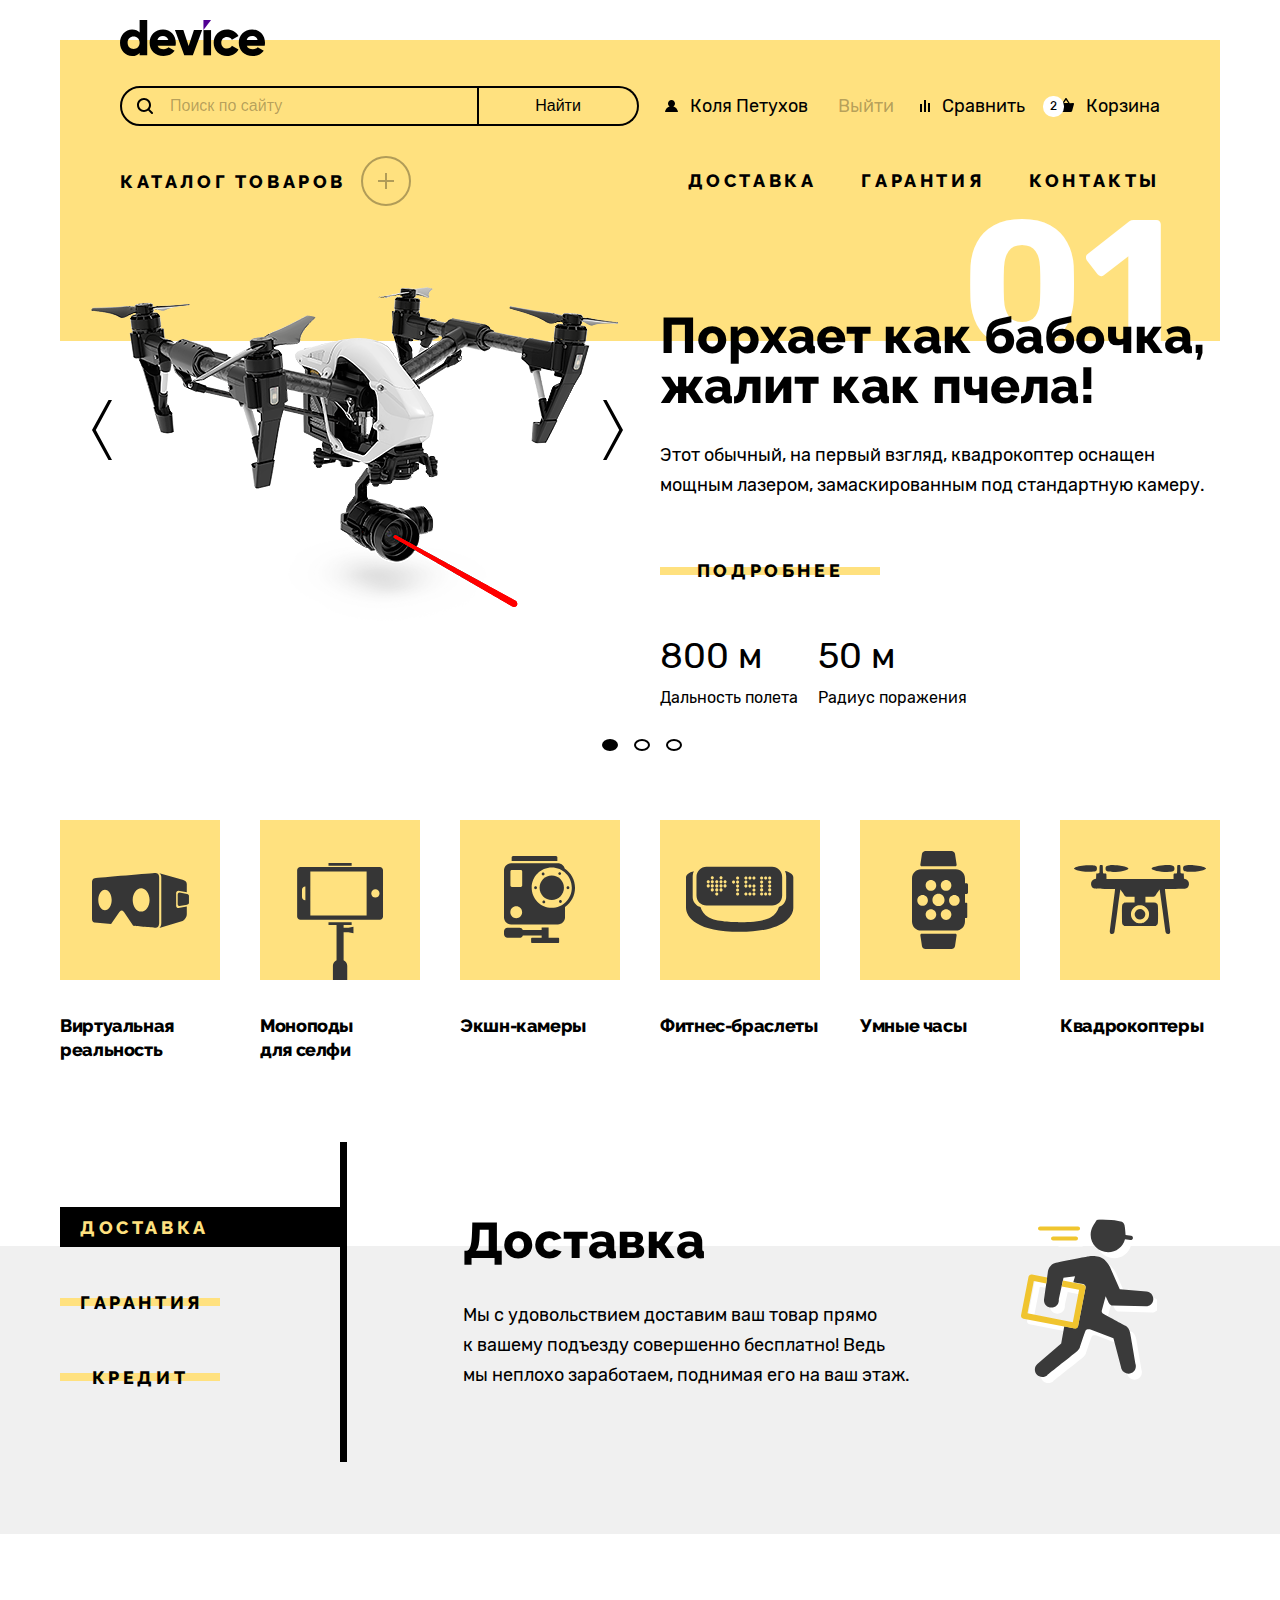
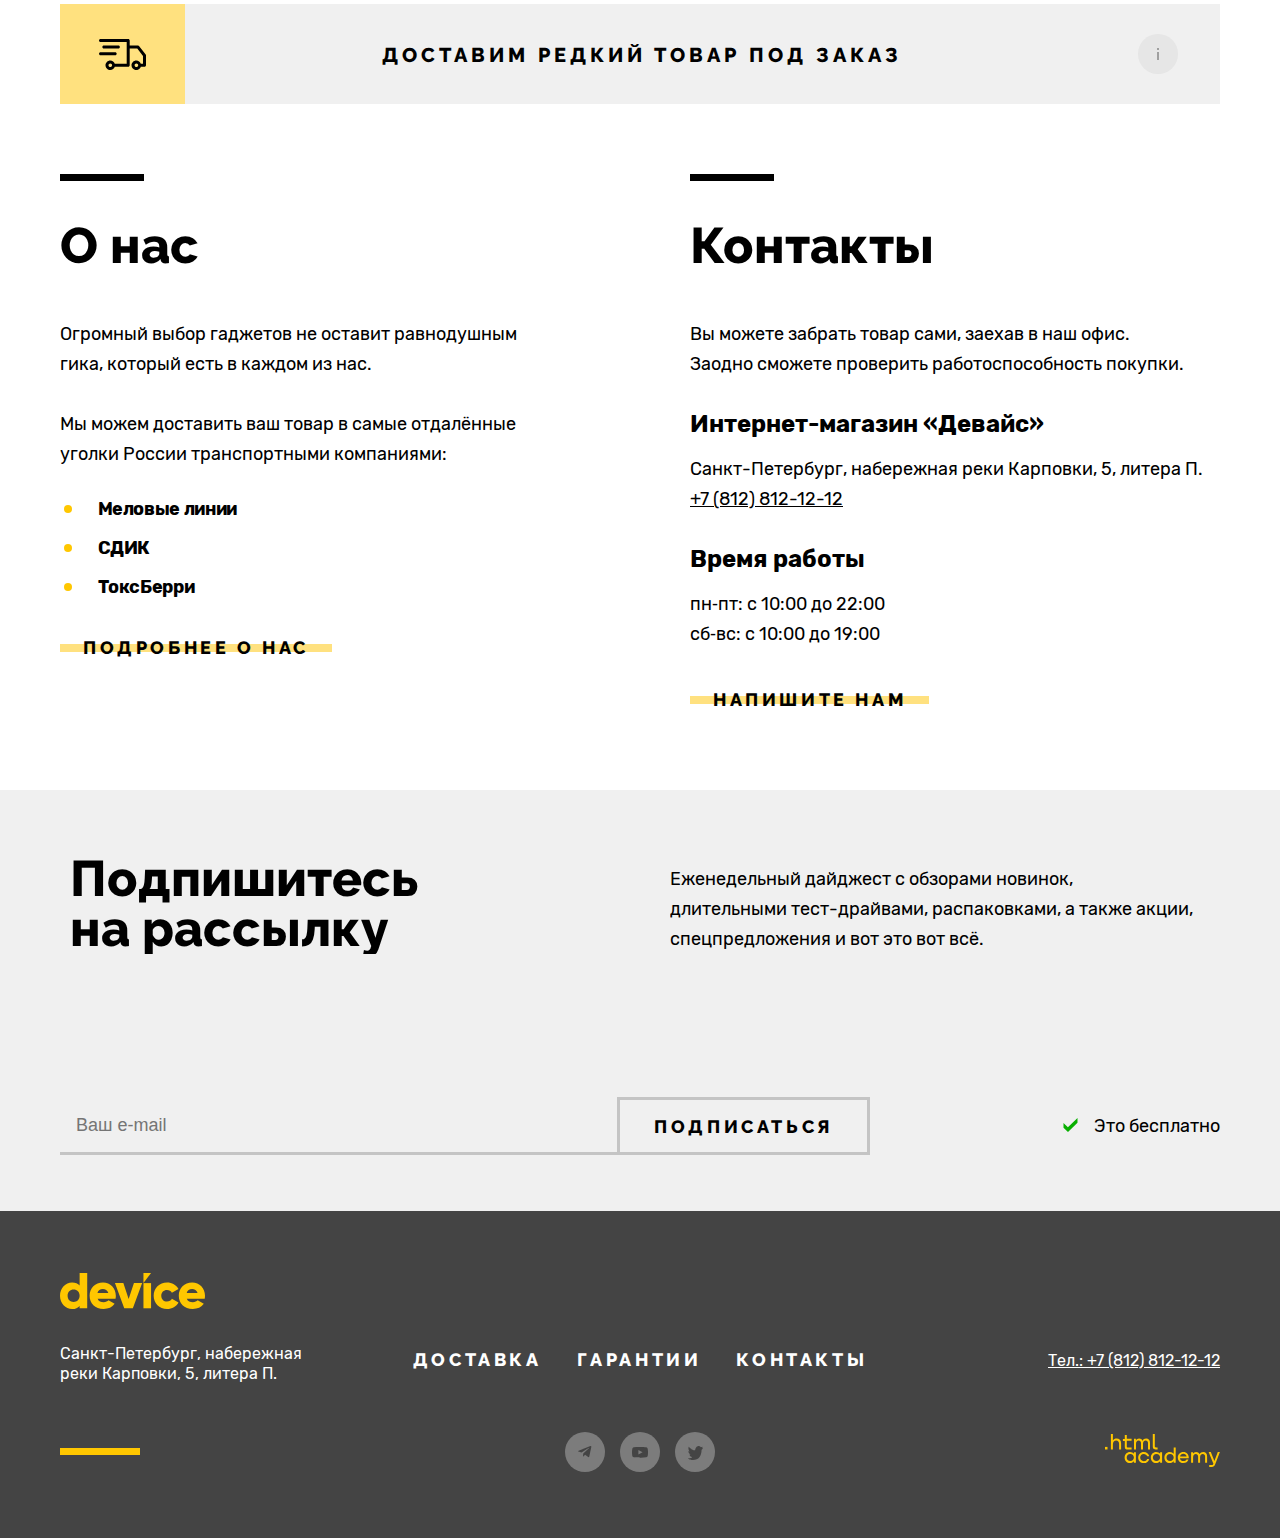
<file: index.html>
<!DOCTYPE html>
<html lang="ru">
  <head>
    <meta charset="utf-8">
    <title>HTML Academy: Девайс | Главная</title>
    <link href="css/styles.css" rel="stylesheet">
    <link rel="icon" href="favicon.ico">
    <link rel="icon" type="image/png" sizes="16x16" href="favicon16.png">
  </head>
  <body>

    <header class="page-header">
    <div class="header-wrapper">
      <a class="logo-wrapper" href="index.html">
        <svg class="header-logo" width="145" height="36" viewBox="0 0 145 36" fill="none" xmlns="http://www.w3.org/2000/svg">
          <path d="M27.2188 0V35.3H19.6135V32.9C17.9124 34.8 15.5107 36 12.1084 36C5.5038 36 0 30.2 0 22.7C0 15.2 5.5038 9.4 12.1084 9.4C15.5107 9.4 18.0124 10.6 19.6135 12.5V0H27.2188ZM19.6135 22.7C19.6135 18.9 17.1118 16.5 13.6094 16.5C10.107 16.5 7.60524 18.9 7.60524 22.7C7.60524 26.5 10.107 28.9 13.6094 28.9C17.1118 28.8 19.6135 26.5 19.6135 22.7Z" fill="black"/>
          <path d="M43.7298 29.1999C45.8313 29.1999 47.5325 28.3999 48.5332 27.2999L54.6374 30.7999C52.1356 34.1999 48.4331 35.9999 43.6298 35.9999C35.0238 35.9999 29.6201 30.1999 29.6201 22.6999C29.6201 15.1999 35.0238 9.3999 43.0294 9.3999C50.4345 9.3999 55.8382 15.0999 55.8382 22.6999C55.8382 23.7999 55.7381 24.7999 55.538 25.6999H37.6256C38.6263 28.2999 40.9279 29.1999 43.7298 29.1999ZM48.333 20.0999C47.5325 17.1999 45.2309 16.0999 42.9293 16.0999C40.0273 16.0999 38.126 17.4999 37.4255 20.0999H48.333Z" fill="black"/>
          <path d="M82.1563 10.1001L72.8499 35.3001H64.2439L54.9375 10.1001H63.3433L68.647 26.1001L73.9506 10.1001C73.9506 10.1001 82.1563 10.1001 82.1563 10.1001Z" fill="black"/>
          <path d="M83.458 10.1001H91.0633V35.3001H83.458V10.1001Z" fill="black"/>
          <path d="M93.665 22.6999C93.665 15.1999 99.369 9.3999 107.074 9.3999C111.978 9.3999 116.281 11.9999 118.482 15.8999L111.878 19.6999C110.977 17.8999 109.176 16.8999 106.974 16.8999C103.672 16.8999 101.27 19.2999 101.27 22.6999C101.27 26.1999 103.672 28.4999 106.974 28.4999C109.176 28.4999 111.077 27.3999 111.878 25.6999L118.482 29.4999C116.381 33.3999 112.078 35.9999 107.074 35.9999C99.369 35.9999 93.665 30.1999 93.665 22.6999Z" fill="black"/>
          <path d="M132.892 29.1999C134.993 29.1999 136.695 28.3999 137.695 27.2999L143.799 30.7999C141.298 34.1999 137.595 35.9999 132.792 35.9999C124.186 35.9999 118.782 30.1999 118.782 22.6999C118.782 15.1999 124.286 9.3999 132.191 9.3999C139.597 9.3999 145 15.0999 145 22.6999C145 23.7999 144.9 24.7999 144.7 25.6999H126.788C127.788 28.2999 130.09 29.1999 132.892 29.1999ZM137.595 20.0999C136.795 17.1999 134.493 16.0999 132.191 16.0999C129.289 16.0999 127.388 17.4999 126.688 20.0999H137.595Z" fill="black"/>
          <path d="M83.458 0V10.1L91.0633 0H83.458Z" fill="#510094"/>
        </svg>
      </a>
      <div class="header-interactive">
          <form class="header-search" action="https://echo.htmlacademy.ru/" method="get">
            <div class="search-wrapper">
              <input  class="field header-search-field" type="search" name="header-search" id="header-search" placeholder="Поиск по сайту" required>
            </div>
            <div class="search-wrapper">
              <button class="search-button" type="submit">Найти</button>
            </div>
          </form>
        <div class="header-user">
          <a class="header-username" href="#">Коля Петухов</a>
          <a class="header-login visually-hidden" href="#">Войти</a>
        </div>
        <a class="header-logout" href="#">Выйти</a>
        <div class="header-functions">
          <a class="header-compare" href="#">Сравнить</a>
          <div class="basket-wrapper">
            <a class="header-basket" href="#">Корзина
              <div class="header-counter">2</div>
            </a>
            <div class="popover">
              <ul class="popover-list">
                <li class="popover-item">
                  <a class="popover-link" href="#">
                    <img class="popover-img" src="images/share/thumbs/goods-stick-amateur-thumb.jpg" width="39" height="43" alt="Любительская селфи-палка">
                    <p class="popover-goods">Любительская селфи&#8209;палка</p>
                  </a>
                  <button class="basket-remove" type="submit"><img src="images/share/popover-remove.svg" alt="Удалить из корзины." width="10" height="10"></button>
                </li>
                <li class="popover-item">
                  <a class="popover-link" href="#">
                    <img class="popover-img" src="images/share/thumbs/goods-stick-pro-thumb.jpg" width="39" height="43"  alt="Профессиональнаяы селфи-палка">
                    <p class="popover-goods">Профессиональная селфи&#8209;палка</p>
                  </a>
                  <button class="basket-remove" type="submit"><img src="images/share/popover-remove.svg" alt="Удалить из корзины." width="10" height="10"></button>
                </li>
              </ul>
              <div class="popover-sums">
                <div class="popover-sum">
                  Товаров: 2
                </div>
                <div class="popover-sum">
                  Сумма: 2000&nbsp;₽
                </div>
              </div>
              <a class="popover-openbasket" href="#">Открыть корзину</a>
            </div>
          </div>
        </div>
      </div>

      <nav class="header-nav">
        <div class="nav-list foldable-list">
          <a class="nav-link foldable" href="#">Каталог товаров</a>
          <div class="folddown-wrapper">
            <ul class="folddown-list">
              <li class="folddown-item">
                <a class="folddown-link" href="#">Виртуальная реальность</a>
              </li>
              <li class="folddown-item">
                <a class="folddown-link" href="catalog.html">Моноподы для cелфи</a>
              </li>
              <li class="folddown-item">
                <a class="folddown-link" href="#">Экшн-камеры</a>
              </li>
            </ul>
            <ul class="folddown-list">
              <li class="folddown-item">
                <a class="folddown-link" href="#">Фитнес-браслеты</a>
              </li>
              <li class="folddown-item">
                <a class="folddown-link" href="#">Умные часы</a>
              </li>
            </ul>
            <ul class="folddown-list">
              <li class="folddown-item">
                <a class="folddown-link" href="#">Квадрокоптеры</a>
              </li>
            </ul>
          </div>
        </div>
          <ul class="nav-list">
            <li class="nav-item">
              <a class="nav-link" href="#">Доставка</a>
            </li>
            <li class="nav-item">
              <a class="nav-link" href="#">Гарантия</a>
            </li>
            <li class="nav-item">
              <a class="nav-link" href="#">Контакты</a>
            </li>
          </ul>
      </nav>
    </div>
    </header>

    <main class="index-main">
      <h1 class="visually-hidden">Интернет-мазаин Device — крутые устройства под заказ.</h1>

      <section class="main-hero"> <!-- Обход бага с разным восприятием padding и position:relative разными браузерами (как в шапке). -->
        <h2 class="visually-hidden">Промо-товары.</h2>
        <div class="main-slider">
          <button class="slider-left" type="submit">
            <svg width="20" height="60" viewBox="0 0 20 60" fill="none" xmlns="http://www.w3.org/2000/svg">
              <path d="M20 60H16.5L0 30L16.5 0H20L3.8 30L20 60Z" fill="black"/>
            </svg>
          </button>
          <button class="slider-right" type="submit">
            <svg width="20" height="60" viewBox="0 0 20 60" fill="none" xmlns="http://www.w3.org/2000/svg">
              <path d="M-5.24537e-06 1.74846e-06L3.49999 1.44248e-06L20 30L3.5 60L0 60L16.2 30L-5.24537e-06 1.74846e-06Z" fill="black"/>
            </svg>
          </button>
        </div>

        <ul class="promo-screens">
          <li class="promo promo-visible">
            <div class="promo-number">01</div>
            <div class="promo-photo-wrapper">
              <img class="promo-photo" src="images/index/promo-copter.png" width="560" height="560" alt="Квадракоптер с мощным лазером">
            </div>
            <div class="promo-info">
              <h2 class="promo-title">Порхает как бабочка, жалит как пчела!</h2>
              <p class="promo-text">Этот обычный, на первый взгляд, квадрокоптер оснащен мощным лазером, замаскированным под стандартную камеру.</p>
              <button class="btn-details" type="button">Подробнее</button>
              <ul class="promo-specs">
                <li>
                  <div class="specs-value">800&nbsp;м</div>
                  <div class="specs-parameter">Дальность полета</div>
                </li>
                <li>
                  <div class="specs-value">50&nbsp;м</div>
                  <div class="specs-parameter">Радиус поражения</div>
                </li>
              </ul>
            </div>
          </li>

          <li class="promo">
            <div class="promo-number">02</div>
            <div class="promo-photo-wrapper">
              <img class="promo-photo" src="images/index/promo-bracelet.png" width="560" height="560" alt="Фитнес-браслет для похудения">
            </div>
            <div class="promo-info">
              <h2 class="promo-title">Худеем правильно!</h2>
              <p class="promo-text">Мотивирующие фитнес-браслеты помогут найти в&nbsp;себе силы не пропускать занятия и&nbsp;соблюдать диету.</p>
              <button class="btn-details" type="submit">Подробнее</button>
              <ul class="promo-specs">
                <li>
                  <div class="specs-value">48&nbsp;часов</div>
                  <div class="specs-parameter">Без подзарядки</div>
                </li>
              </ul>
            </div>
          </li>

          <li class="promo">
            <div class="promo-number">03</div>
            <div class="promo-photo-wrapper">
              <img class="promo-photo" src="images/index/promo-sticks.png" width="560" height="560" alt="Самая длинная селфи-палка">
            </div>
            <div class="promo-info">
              <h2 class="promo-title">Делай селфи, как&nbsp;Бен&nbsp;Стиллер! </h2>
              <p class="promo-text">Самая длинная палка для селфи доступна в&nbsp;нашем магазине. Восемь (Восемь, Карл!) метров длиной и&nbsp;весом всего 5&nbsp;кг.</p>
              <button class="btn-details" type="submit">Подробнее</button>
              <ul class="promo-specs">
                <li>
                  <div class="specs-value">8,5&nbsp;м</div>
                  <div class="specs-parameter">Длина палки</div>
                </li>
                <li>
                  <div class="specs-value">5&nbsp;кг</div>
                  <div class="specs-parameter">Вес палки</div>
                </li>
                <li>
                  <div class="specs-value">Карбон</div>
                  <div class="specs-parameter">Материал</div>
                </li>
              </ul>
            </div>
          </li>
        </ul>

        <div class="slider-bullets">
          <div class="bullet-wrapper">
            <button class="slider-bullet bullet-filled" type="button">
            </button>
          </div>
          <div class="bullet-wrapper">
            <button class="slider-bullet" type="button">
            </button>
          </div>
          <div class="bullet-wrapper">
            <button class="slider-bullet" type="button">
            </button>
          </div>
        </div>
      </section>

      <section class="main-categories">
        <h2 class="visually-hidden">Категории товаров.</h2>
        <ul class="main-cat-list">
          <li class="main-cat-item">
            <a class="main-cat-title cat-vr" href="#">Виртуальная реальность</a>
          </li>
          <li class="main-cat-item">
            <a class="main-cat-title cat-sticks" href="catalog.html">Моноподы для&nbsp;селфи</a>
          </li>
          <li class="main-cat-item">
            <a class="main-cat-title cat-actincams" href="#">Экшн-камеры</a>
          </li>
          <li class="main-cat-item">
            <a class="main-cat-title cat-bracelets" href="#">Фитнес-браслеты</a>
          </li>
          <li class="main-cat-item">
            <a class="main-cat-title cat-watch" href="#">Умные часы</a>
          </li>
          <li class="main-cat-item">
            <a class="main-cat-title cat-copters" href="#">Квадрокоптеры</a>
          </li>
        </ul>
      </section>

      <section class="main-services">
        <div class="main-services-wrapper">
          <h2 class="visually-hidden">Услуги</h2>
          <ul class="main-services-list">
            <li class="servise-list-li">
              <a class="services-list-item services-item-active" href="#">Доставка</a>
            </li>
            <li class="servise-list-li">
              <a class="services-list-item" href="#">Гарантия</a>
            </li>
            <li class="servise-list-li">
              <a class="services-list-item" href="#">Кредит</a>
            </li>
          </ul>
          <ul class="main-services-screens">
            <li class="services-screen">
              <div class="service-description service-delivery">
                <h3 class="service-title">Доставка</h3>
                <div class="service-text">Мы с&nbsp;удовольствием доставим ваш товар прямо
                  к&nbsp;вашему подъезду совершенно бесплатно! Ведь
                  мы&nbsp;неплохо заработаем, поднимая его на ваш&nbsp;этаж.
                </div>
              </div>
            </li>
            <li class="services-screen display-none">
              <div class="service-description service-warranty">
                <h3 class="service-title">Гарантия</h3>
                <div class="service-text">Если из&#8209;за возгорания купленного у&nbsp;нас товара у вас сгорит дом&nbsp;— не переживайте, мы выдадим вам новый. Товар, не&nbsp;дом, конечно&nbsp;же.
                </div>
              </div>
            </li>
            <li class="services-screen display-none">
              <div class="service-description service-credit">
                <h3 class="service-title">Кредит</h3>
                <div class="service-text">Залезть в&nbsp;долговую яму стало проще! Кредитные консультанты подберут для вас наиболее выгодные условия кредита. Выгодные для банка, разумеется.
                </div>
              </div>
            </li>
          </ul>
        </div>
      </section>

    <section class="main-custom">
      <h2 class="visually-hidden">Товар под заказ</h2>
      <a class="custom-link" href="modal.html">Доставим редкий товар под заказ</a>
      <div class="custom-info" >
        <a class="custom-round" href="">
          <img class="custom-i" src="images/index/i-gray.svg" width="2" height="12" alt="Подробнее о доставке под заказ">
        </a>
        <div class="custom-tooltip">Постараемся найти, сколько нужно. Привезём сколько получится по требованиям к&nbsp;провозу багажа.</div>
      </div>
    </section>

    <div class="main-info">
      <section class="main-about">
        <h2 class="info-caption">О нас</h2>
        <p class="info-text">Огромный выбор гаджетов не оставит равнодушным гика, который есть в&nbsp;каждом из нас.</p>
        <p class="info-text">Мы можем доставить ваш товар в&nbsp;самые отдалённые уголки России транспортными компаниями:</p>
        <ul class="info-list">
          <li class="info-item">
            Меловые линии
          </li>
          <li class="info-item">
            СДИК
          </li>
          <li class="info-item">
            ТоксБерри
          </li>
        </ul>
        <button class="btn-details btn-info" type="submit">Подробнее о нас</button>
      </section>
      <section class="main-contacts">
        <h2 class="info-caption">Контакты</h2>
        <p class="info-text">Вы можете забрать товар сами, заехав в&nbsp;наш офис. Заодно сможете проверить работоспособность покупки. </p>
        <h3 class="info-coords">Интернет-магазин «Девайс»</h3>
        <address class="info-address">Санкт-Петербург, набережная реки Карповки,&nbsp;5, литера&nbsp;П.</address>
        <a class="info-tel" href="tel:+78128121212">+7 (812) 812-12-12</a>
        <h3 class="info-coords">Время работы</h3>
        <div class="info-workhours">
          пн&#8209;пт: с&nbsp;10:00 до&nbsp;22:00<br>
          сб&#8209;вс: с&nbsp;10:00 до&nbsp;19:00
        </div>
        <button class="btn-details btn-info" type="submit">Напишите нам</button>
      </section>
    </div>

    <section class="main-subscribe">
      <div class="subscribe-wrapper">
        <div class="subscribe-text-wrapper">
          <h2 class="subscribe-caption">Подпишитесь на рассылку</h2>
          <div class="subscribe-text">
            Еженедельный дайджест с обзорами новинок, <br>
            длительными тест-драйвами, распаковками, а&nbsp;также акции, спецпредложения и&nbsp;вот это вот всё.
          </div>
        </div>
        <div class="subscribe-field-wrapper">
          <input  class="field subscribe-field" type="email" name="subscribe-email" id="subscribe-email" placeholder="Ваш e-mail" required>
          <button class="subscribe-button" type="submit">Подписаться</button>
          <div class="subscribe-free">Это бесплатно</div>
        </div>
      </div>
    </section>
    </main>

    <footer class="page-footer">
      <div class="footer-wrapper">
        <a class="footer-logo-wrapper" href="#">
          <svg class="footer-logo" width="145" height="36" viewBox="0 0 145 36" fill="none" xmlns="http://www.w3.org/2000/svg">
            <path d="M27.2187 0V35.3H19.6135V32.9C17.9123 34.8 15.5107 36 12.1083 36C5.50379 36 0 30.2 0 22.7C0 15.2 5.50379 9.4 12.1083 9.4C15.5107 9.4 18.0124 10.6 19.6135 12.5V0H27.2187ZM19.6135 22.7C19.6135 18.9 17.1118 16.5 13.6094 16.5C10.107 16.5 7.60523 18.9 7.60523 22.7C7.60523 26.5 10.107 28.9 13.6094 28.9C17.1118 28.8 19.6135 26.5 19.6135 22.7Z" fill="#FFC700"/>
            <path d="M43.7302 29.1999C45.8316 29.1999 47.5328 28.3999 48.5335 27.2999L54.6377 30.7999C52.136 34.1999 48.4334 35.9999 43.6301 35.9999C35.0242 35.9999 29.6205 30.1999 29.6205 22.6999C29.6205 15.1999 35.0242 9.3999 43.0297 9.3999C50.4348 9.3999 55.8385 15.0999 55.8385 22.6999C55.8385 23.7999 55.7385 24.7999 55.5383 25.6999H37.626C38.6267 28.2999 40.9283 29.1999 43.7302 29.1999ZM48.3334 20.0999C47.5328 17.1999 45.2312 16.0999 42.9296 16.0999C40.0276 16.0999 38.1263 17.4999 37.4259 20.0999H48.3334Z" fill="#FFC700"/>
            <path d="M82.1564 10.1001L72.85 35.3001H64.2441L54.9377 10.1001H63.3435L68.6471 26.1001L73.9508 10.1001C73.9508 10.1001 82.1564 10.1001 82.1564 10.1001Z" fill="#FFC700"/>
            <path d="M83.4574 10.1001H91.0626V35.3001H83.4574V10.1001Z" fill="#FFC700"/>
            <path d="M93.6646 22.6999C93.6646 15.1999 99.3685 9.3999 107.074 9.3999C111.977 9.3999 116.28 11.9999 118.482 15.8999L111.877 19.6999C110.976 17.8999 109.175 16.8999 106.974 16.8999C103.671 16.8999 101.27 19.2999 101.27 22.6999C101.27 26.1999 103.671 28.4999 106.974 28.4999C109.175 28.4999 111.077 27.3999 111.877 25.6999L118.482 29.4999C116.38 33.3999 112.077 35.9999 107.074 35.9999C99.3685 35.9999 93.6646 30.1999 93.6646 22.6999Z" fill="#FFC700"/>
            <path d="M132.892 29.1999C134.993 29.1999 136.694 28.3999 137.695 27.2999L143.799 30.7999C141.297 34.1999 137.595 35.9999 132.792 35.9999C124.186 35.9999 118.782 30.1999 118.782 22.6999C118.782 15.1999 124.286 9.3999 132.191 9.3999C139.596 9.3999 145 15.0999 145 22.6999C145 23.7999 144.9 24.7999 144.7 25.6999H126.787C127.788 28.2999 130.09 29.1999 132.892 29.1999ZM137.595 20.0999C136.794 17.1999 134.493 16.0999 132.191 16.0999C129.289 16.0999 127.388 17.4999 126.687 20.0999H137.595Z" fill="#FFC700"/>
            <path d="M83.4574 0V10.1L91.0626 0H83.4574Z" fill="#FFC700"/>
          </svg>
        </a>

        <div class="footer-info">
          <div class="footer-addresses">
            <address class="footer-address">
              Санкт-Петербург, набережная реки Карповки,&nbsp;5, литера&nbsp;П.
            </address>
          </div>
          <div class="footer-pages">
            <a class="footer-page" href="#">Доставка</a>
            <a class="footer-page" href="#">Гарантии</a>
            <a class="footer-page" href="#">Контакты</a>
          </div>
          <div class="footer-phones">
            <a class="footer-tel" href="tel:+78128121212">Тел.: +7 (812) 812-12-12</a>
          </div>
        </div>

        <div class="footer-links">
          <div class="footer-socials">
            <div class="footer-social">
              <a class="footer-social-link social-tg" href="#"></a>
            </div>
            <div class="footer-social">
              <a class="footer-social-link social-youtube" href="#"></a>
            </div>
            <div class="footer-social">
              <a class="footer-social-link social-twitter" href="#"></a>
            </div>
          </div>

          <div class="html-academy-logo">
            <a class="html-academy-link" href="https://htmlacademy.ru/">
              <svg class="academy-svg" width="115" height="33" viewBox="0 0 115 33" fill="none" xmlns="http://www.w3.org/2000/svg">
                <path d="M0 12.9V15.5H2.5V12.9H0Z" fill="#FFC700"/>
                <path d="M11.6 4.5C10 4.5 8.8 5.2 8 6.2H7.9V0H5.9V15.5H7.9V10.2C7.9 8.1 9.2 6.6 11.2 6.6C13 6.6 14.1 8 14.1 9.8V15.5H16.1V9.4C16.2 6.4 14.3 4.5 11.6 4.5Z" fill="#FFC700"/>
                <path d="M26.6 4.8H21.8V1.1H19.8V4.9H17.9V6.9H19.8V12.9C19.8 14.6 20.8 15.6 22.5 15.6H26.6V13.6H22.9C22.2 13.6 21.8 13.2 21.8 12.5V6.8H26.6V4.8Z" fill="#FFC700"/>
                <path d="M41.1 4.6C39.5 4.6 38.2 5.4 37.6 6.7H37.5C36.9 5.5 35.7 4.6 34.1 4.6C32.7 4.6 31.6 5.4 31 6.4H30.9V4.8H29V15.4H31V10C31 8 32 6.5 33.6 6.5C35.1 6.5 36 7.5 36 9.1V15.4H38V9.8C38 7.4 39.4 6.5 40.6 6.5C42.1 6.5 43 7.5 43 9.1V15.4H45V8.9C45.1 6.4 43.6 4.6 41.1 4.6Z" fill="#FFC700"/>
                <path d="M47.8 12.7C47.8 14.4 48.8 15.4 50.6 15.4H52.6V13.4H50.9C50.2 13.4 49.8 13 49.8 12.3V0H47.8V12.7Z" fill="#FFC700"/>
                <path d="M28.9 19.7C28 18.6 26.7 17.9 25 17.9C21.9 17.9 19.6 20.2 19.6 23.5C19.6 26.8 21.9 29.1 25 29.1C26.8 29.1 28 28.3 28.8 27.2H28.9V28.8H30.9V18.2H28.9V19.7ZM25.3 27.1C23.1 27.1 21.7 25.5 21.7 23.5C21.7 21.5 23.1 19.9 25.3 19.9C27.5 19.9 28.9 21.5 28.9 23.5C28.9 25.4 27.5 27.1 25.3 27.1Z" fill="#FFC700"/>
                <path d="M44.2 22C43.7 19.6 41.6 17.9 38.8 17.9C35.4 17.9 33.2 20.4 33.2 23.5C33.2 26.6 35.4 29.1 38.8 29.1C41.6 29.1 43.7 27.3 44.2 24.9H42.1C41.7 26.2 40.4 27.2 38.8 27.2C36.6 27.2 35.2 25.6 35.2 23.6C35.2 21.6 36.6 20 38.8 20C40.4 20 41.6 21 42.1 22.2H44.2V22Z" fill="#FFC700"/>
                <path d="M55.1 19.7C54.2 18.6 52.9 17.9 51.2 17.9C48.1 17.9 45.8 20.2 45.8 23.5C45.8 26.8 48.1 29.1 51.2 29.1C53 29.1 54.2 28.3 55 27.2H55.1V28.8H57.1V18.2H55.1V19.7ZM51.5 27.1C49.3 27.1 47.9 25.5 47.9 23.5C47.9 21.5 49.3 19.9 51.5 19.9C53.7 19.9 55.1 21.5 55.1 23.5C55.1 25.4 53.6 27.1 51.5 27.1Z" fill="#FFC700"/>
                <path d="M68.7 19.8C67.8 18.7 66.5 17.9 64.8 17.9C61.7 17.9 59.4 20.2 59.4 23.5C59.4 26.8 61.6 29.1 64.8 29.1C66.5 29.1 67.8 28.3 68.6 27.3H68.7V28.8H70.7V13.4H68.7V19.8ZM65.1 27.1C62.9 27.1 61.5 25.5 61.5 23.5C61.5 21.5 62.9 19.9 65.1 19.9C67.3 19.9 68.7 21.5 68.7 23.5C68.6 25.5 67.2 27.1 65.1 27.1Z" fill="#FFC700"/>
                <path d="M78.3 17.9C75 17.9 72.8 20.4 72.8 23.5C72.8 26.5 74.9 29.1 78.3 29.1C80.8 29.1 82.8 27.8 83.5 25.5H81.4C80.9 26.5 79.8 27.1 78.4 27.1C76.5 27.1 75.1 25.8 75 24.2H83.8C84 20.6 81.8 17.9 78.3 17.9ZM78.3 19.8C80 19.8 81.3 20.8 81.6 22.4H75.1C75.4 20.9 76.6 19.8 78.3 19.8Z" fill="#FFC700"/>
                <path d="M98.2 17.9C96.6 17.9 95.3 18.7 94.6 19.9H94.5C93.9 18.7 92.7 17.9 91.1 17.9C89.7 17.9 88.6 18.6 88 19.7V18.2H86.1V28.8H88.1V23.4C88.1 21.4 89.1 20 90.7 19.9C92.2 19.9 93.1 20.9 93.1 22.5V28.8H95.1V23.2C95.1 20.8 96.5 19.9 97.7 19.9C99.2 19.9 100.1 20.9 100.1 22.5V28.8H102.1V22.3C102.2 19.7 100.7 17.9 98.2 17.9Z" fill="#FFC700"/>
                <path d="M109.4 27L105.8 18.1H103.6L108.4 29.7C108.1 30.6 107.7 30.9 106.7 30.9H104.2V32.9H106.7C108.5 32.9 109.5 32.1 110.2 30.3L114.9 18.1H112.8L109.4 27Z" fill="#FFC700"/>
              </svg>
            </a>
          </div>
        </div>
      </div>
    </footer>

  </body>
</html>
</file>
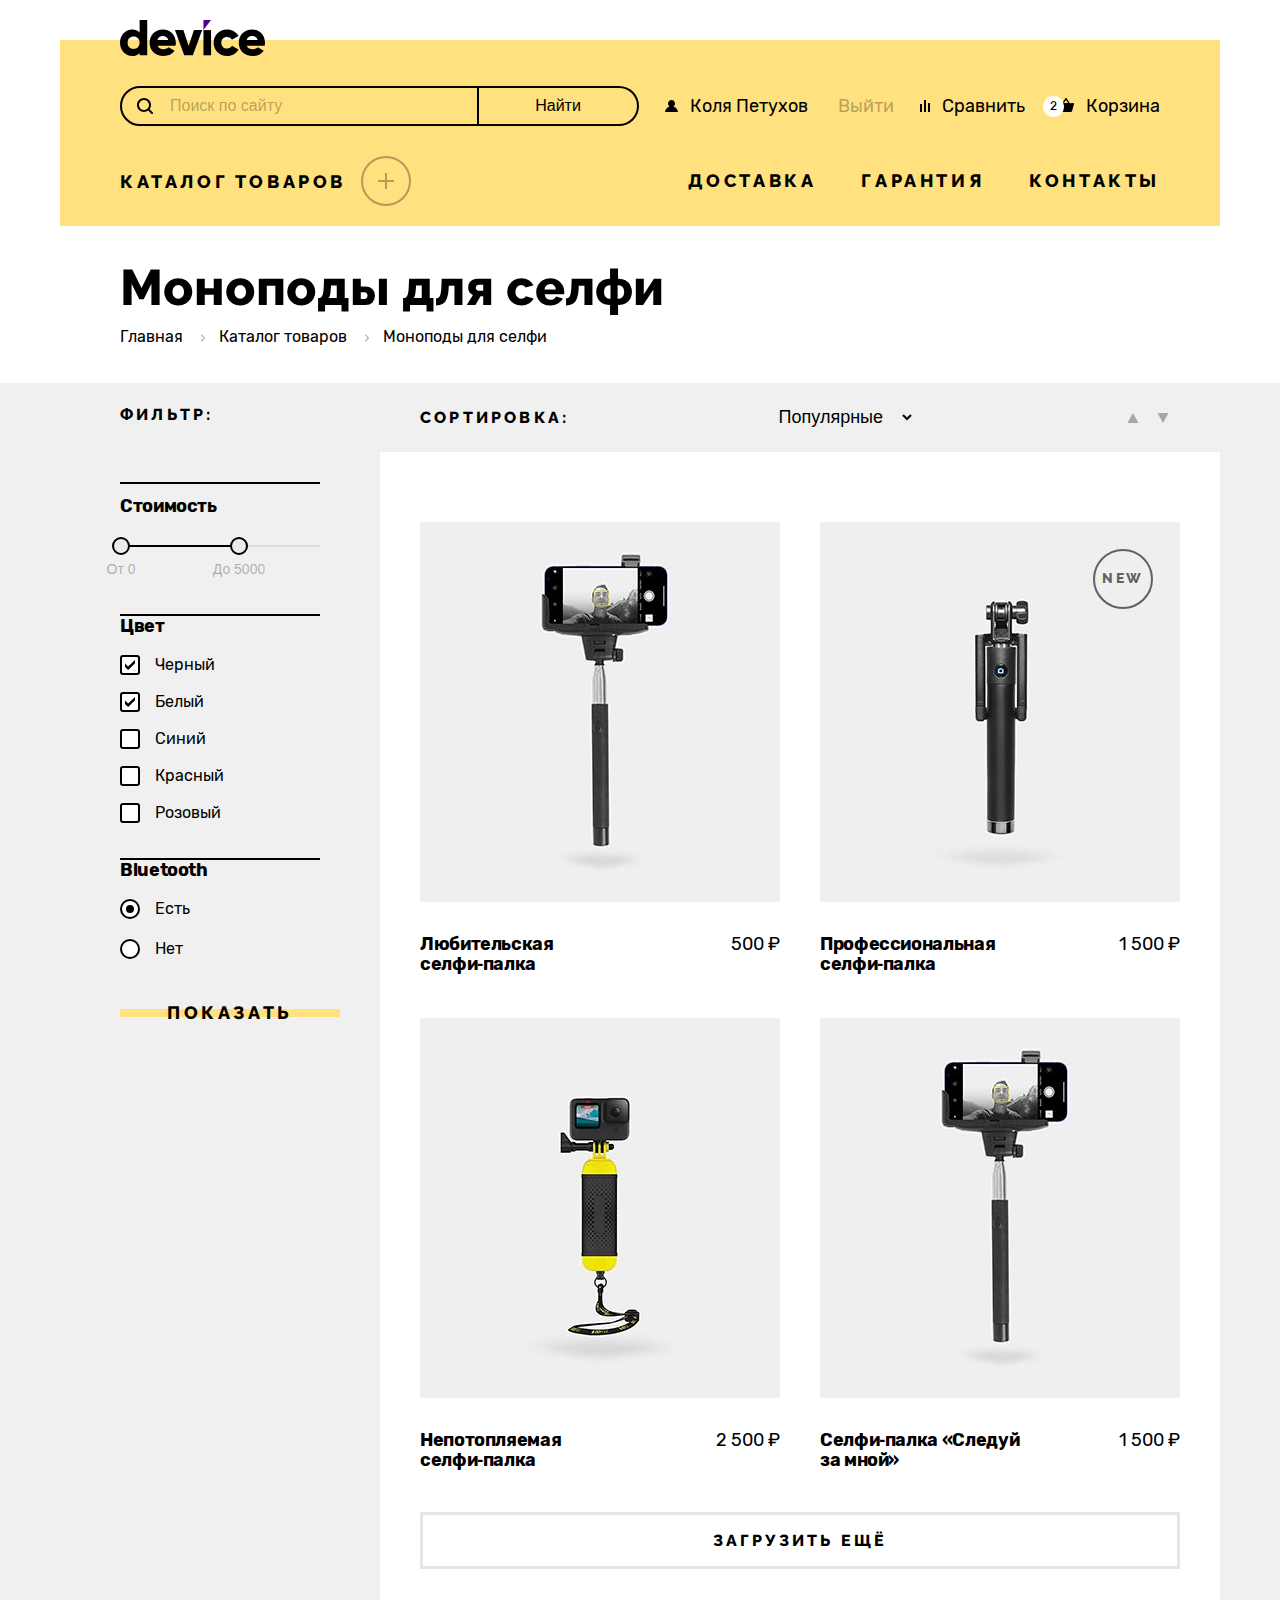
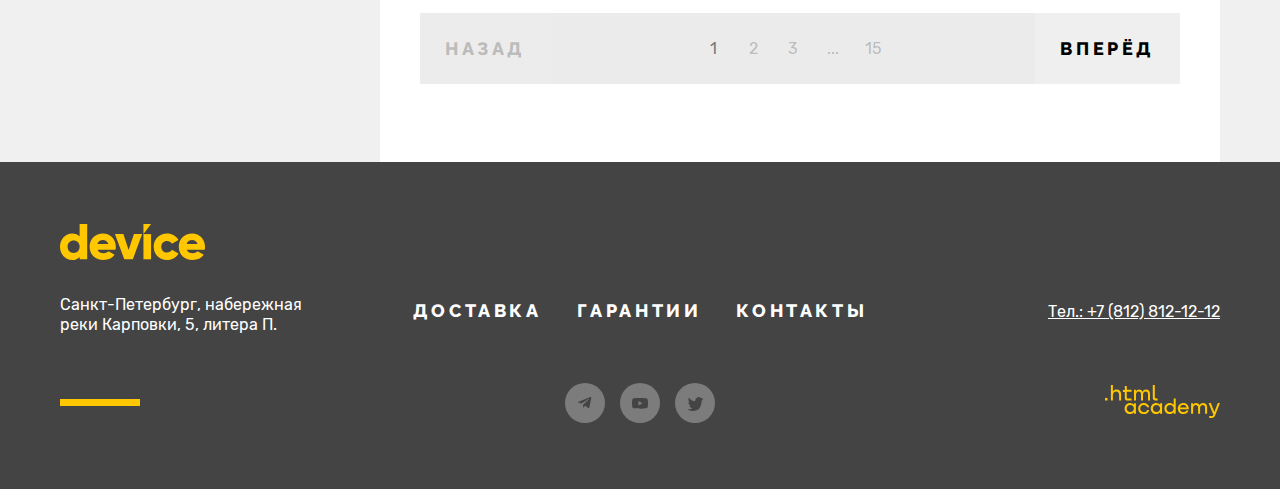
<file: catalog.html>
<!DOCTYPE html>
<html lang="ru">
  <head>
    <meta charset="utf-8">
    <title>HTML Academy: Девайс | Каталог</title>
    <link href="css/styles.css" rel="stylesheet">
    <link rel="icon" href="favicon.ico">
    <link rel="icon" type="image/png" sizes="16x16" href="favicon16.png">
  </head>
  <body>

    <header class="page-header">
      <div class="header-wrapper">
        <a class="logo-wrapper" href="index.html">
          <svg class="header-logo" width="145" height="36" viewBox="0 0 145 36" fill="none" xmlns="http://www.w3.org/2000/svg">
            <path d="M27.2188 0V35.3H19.6135V32.9C17.9124 34.8 15.5107 36 12.1084 36C5.5038 36 0 30.2 0 22.7C0 15.2 5.5038 9.4 12.1084 9.4C15.5107 9.4 18.0124 10.6 19.6135 12.5V0H27.2188ZM19.6135 22.7C19.6135 18.9 17.1118 16.5 13.6094 16.5C10.107 16.5 7.60524 18.9 7.60524 22.7C7.60524 26.5 10.107 28.9 13.6094 28.9C17.1118 28.8 19.6135 26.5 19.6135 22.7Z" fill="black"/>
            <path d="M43.7298 29.1999C45.8313 29.1999 47.5325 28.3999 48.5332 27.2999L54.6374 30.7999C52.1356 34.1999 48.4331 35.9999 43.6298 35.9999C35.0238 35.9999 29.6201 30.1999 29.6201 22.6999C29.6201 15.1999 35.0238 9.3999 43.0294 9.3999C50.4345 9.3999 55.8382 15.0999 55.8382 22.6999C55.8382 23.7999 55.7381 24.7999 55.538 25.6999H37.6256C38.6263 28.2999 40.9279 29.1999 43.7298 29.1999ZM48.333 20.0999C47.5325 17.1999 45.2309 16.0999 42.9293 16.0999C40.0273 16.0999 38.126 17.4999 37.4255 20.0999H48.333Z" fill="black"/>
            <path d="M82.1563 10.1001L72.8499 35.3001H64.2439L54.9375 10.1001H63.3433L68.647 26.1001L73.9506 10.1001C73.9506 10.1001 82.1563 10.1001 82.1563 10.1001Z" fill="black"/>
            <path d="M83.458 10.1001H91.0633V35.3001H83.458V10.1001Z" fill="black"/>
            <path d="M93.665 22.6999C93.665 15.1999 99.369 9.3999 107.074 9.3999C111.978 9.3999 116.281 11.9999 118.482 15.8999L111.878 19.6999C110.977 17.8999 109.176 16.8999 106.974 16.8999C103.672 16.8999 101.27 19.2999 101.27 22.6999C101.27 26.1999 103.672 28.4999 106.974 28.4999C109.176 28.4999 111.077 27.3999 111.878 25.6999L118.482 29.4999C116.381 33.3999 112.078 35.9999 107.074 35.9999C99.369 35.9999 93.665 30.1999 93.665 22.6999Z" fill="black"/>
            <path d="M132.892 29.1999C134.993 29.1999 136.695 28.3999 137.695 27.2999L143.799 30.7999C141.298 34.1999 137.595 35.9999 132.792 35.9999C124.186 35.9999 118.782 30.1999 118.782 22.6999C118.782 15.1999 124.286 9.3999 132.191 9.3999C139.597 9.3999 145 15.0999 145 22.6999C145 23.7999 144.9 24.7999 144.7 25.6999H126.788C127.788 28.2999 130.09 29.1999 132.892 29.1999ZM137.595 20.0999C136.795 17.1999 134.493 16.0999 132.191 16.0999C129.289 16.0999 127.388 17.4999 126.688 20.0999H137.595Z" fill="black"/>
            <path d="M83.458 0V10.1L91.0633 0H83.458Z" fill="#510094"/>
          </svg>
        </a>
        <div class="header-interactive">
            <form class="header-search" action="https://echo.htmlacademy.ru/" method="get">
              <div class="search-wrapper">
                <input  class="field header-search-field" type="search" name="header-search" id="header-search" placeholder="Поиск по сайту" required>
              </div>
              <div class="search-wrapper">
                <button class="search-button" type="submit">Найти</button>
              </div>
            </form>
          <div class="header-user">
            <a class="header-username" href="#">Коля Петухов</a>
            <a class="header-login visually-hidden" href="#">Войти</a>
          </div>
          <a class="header-logout" href="#">Выйти</a>
          <div class="header-functions">
            <a class="header-compare" href="#">Сравнить</a>
            <div class="basket-wrapper">
              <a class="header-basket" href="#">Корзина
                <div class="header-counter">2</div>
              </a>
              <div class="popover">
                <ul class="popover-list">
                  <li class="popover-item">
                    <a class="popover-link" href="#">
                      <img class="popover-img" src="images/share/thumbs/goods-stick-amateur-thumb.jpg" width="39" height="43" alt="Любительская селфи-палка">
                      <p class="popover-goods">Любительская селфи&#8209;палка</p>
                    </a>
                    <button class="basket-remove" type="submit"><img src="images/share/popover-remove.svg" alt="Удалить из корзины." width="10" height="10"></button>
                  </li>
                  <li class="popover-item">
                    <a class="popover-link" href="#">
                      <img class="popover-img" src="images/share/thumbs/goods-stick-pro-thumb.jpg" width="39" height="43"  alt="Профессиональнаяы селфи-палка">
                      <p class="popover-goods">Профессиональная селфи&#8209;палка</p>
                    </a>
                    <button class="basket-remove" type="submit"><img src="images/share/popover-remove.svg" alt="Удалить из корзины." width="10" height="10"></button>
                  </li>
                </ul>
                <div class="popover-sums">
                  <div class="popover-sum">
                    Товаров: 2
                  </div>
                  <div class="popover-sum">
                    Сумма: 2000&nbsp;₽
                  </div>
                </div>
                <a class="popover-openbasket" href="#">Открыть корзину</a>
              </div>
            </div>
          </div>
        </div>

        <nav class="header-nav">
          <div class="nav-list foldable-list">
            <a class="nav-link foldable" href="#">Каталог товаров</a>
              <div class="folddown-wrapper">
                <ul class="folddown-list">
                  <li class="folddown-item">
                    <a class="folddown-link" href="#">Виртуальная реальность</a>
                  </li>
                  <li class="folddown-item">
                    <a class="folddown-link folddown-link-active" href="catalog.html">Моноподы для cелфи</a>
                  </li>
                  <li class="folddown-item">
                    <a class="folddown-link" href="#">Экшн-камеры</a>
                  </li>
                </ul>
                <ul class="folddown-list">
                  <li class="folddown-item">
                    <a class="folddown-link" href="#">Фитнес-браслеты</a>
                  </li>
                  <li class="folddown-item">
                    <a class="folddown-link" href="#">Умные часы</a>
                  </li>
                </ul>
                <ul class="folddown-list">
                  <li class="folddown-item">
                    <a class="folddown-link" href="#">Квадрокоптеры</a>
                  </li>
                </ul>
              </div>
          </div>
            <ul class="nav-list">
              <li class="nav-item">
                <a class="nav-link" href="#">Доставка</a>
              </li>
              <li class="nav-item">
                <a class="nav-link" href="#">Гарантия</a>
              </li>
              <li class="nav-item">
                <a class="nav-link" href="#">Контакты</a>
              </li>
            </ul>
        </nav>
      </div>
      </header>

      <main class="catalog-main">

        <section class="catalog-head">
          <h1 class="catalog-title">Моноподы для селфи</h1>
          <ul class="breadcrumbs-list">
            <li class="breadcrumb-item">
              <a class="breadcrumb" href="index.html">Главная</a>
            </li>
            <li class="breadcrumb-item">
              <a class="breadcrumb" href="#">Каталог товаров</a>
            </li>
            <li class="breadcrumb-item">
              <a class="breadcrumb" href="#">Моноподы для селфи</a>
            </li>
          </ul>
        </section>

        <div class="catalog-content">
          <div class="catalog-wrapper">
            <section class="catalog-filters">
              <h2 class="visually-hidden">Поиск по параметрам.</h2>
               <div class="filters-caption">Фильтр:</div>
              <form class="catalog-form" action="https://echo.htmlacademy.ru/" method="get">
                <div class="fieldset-wrapper form-slider">
                  <legend class="filter-caption">Стоимость</legend>

                  <div class="filter-range">
                  <!--
                  range-top, range-botton - ось слайдера: "сверху" (от ползунка до ползунка) и "снизу" (на всю ширину)
                  range-left, range-right - ползунки
                  range-from, range-to    - подписи под ползунками
                  range-outline           - обводка вокруг ползунка при :focus-visible
                  -->
                     <div class="range-top"></div>
                     <div class="range-bottom"></div>
                     <button class="range-left">
                       <a class="range-from" href="#price-from">От&nbsp;0</a>
                       <div class="range-outline"></div>
                     </button>
                     <button class="range-right">
                       <a class="range-to" href="#price-to">До&nbsp;5000</a>
                       <div class="range-outline"></div>
                     </button>
                  </div>

                </div>
                <div class="fieldset-wrapper">
                  <fieldset class="filter-color">
                    <legend class="filter-caption">Цвет</legend>
                    <ul class="catalog-checkboxes">
                      <li class="catalog-checkbox">
                        <label class="control catalog-control">
                          <input class="control-input" type="checkbox" name="color-black" checked>
                          <span class="control-label">Черный</span>
                        </label>
                      </li>
                      <li class="catalog-checkbox">
                        <label class="control catalog-control">
                          <input class="control-input" type="checkbox" name="color-white" checked>
                          <span class="control-label">Белый</span>
                        </label>
                      </li>
                      <li class="catalog-checkbox">
                        <label class="control catalog-control">
                          <input class="control-input" type="checkbox" name="color-blue">
                          <span class="control-label">Синий</span>
                        </label>
                      </li>
                      <li class="catalog-checkbox">
                        <label class="control catalog-control">
                          <input class="control-input" type="checkbox" name="color-red">
                          <span class="control-label">Красный</span>
                        </label>
                      </li>
                      <li class="catalog-checkbox">
                        <label class="control catalog-control">
                          <input class="control-input" type="checkbox" name="color-pink">
                          <span class="control-label">Розовый</span>
                        </label>
                      </li>
                    </ul>
                  </fieldset>
                <div class="fieldset-wrapper wrapper-bt">
                  <fieldset class="filter-bt">
                    <legend class="filter-caption">Bluetooth</legend>
                    <ul class="catalog-radios">
                      <li class="catalog-radio">
                        <label class="control catalog-control">
                          <input class="control-input" type="radio" name="bt-with" checked>
                          <span class="control-label">Есть</span>
                        </label>
                      </li>
                      <li class="catalog-radio">
                        <label class="control catalog-control">
                          <input class="control-input" type="radio" name="bt-without">
                          <span class="control-label">Нет</span>
                        </label>
                      </li>
                    </ul>
                  </fieldset>
               </div>
               <button class="btn-catalog" type="submit">Показать</button>
              </form>
            </section>
            <section class="catalog-goods">
              <h2 class="visually-hidden">Найденные товары</h2>
              <div class="catalog-sorting">
                <div class="sorting-head">
                  <div class="sorting-caption">Сортировка:</div>
                  <select class="select-control" aria-label="Сортировка">
                    <option value="by-popular" selected="selected">Популярные</option>
                    <option value="by-new">Новинки</option>
                    <option value="by-cheap">Подешевле</option>
                    <option value="by-cheap">Подороже</option>
                  </select>
                  <div class="sorting-order">
                    <button class="sorting-button" type="submit">
                      <svg width="12" height="10" viewBox="0 0 12 10" fill="none" xmlns="http://www.w3.org/2000/svg">
                        <path d="M6 0L11.5 10H0.5" fill="black"/>
                      </svg>
                    </button>
                    <button class="sorting-button" type="submit">
                      <svg width="12" height="10" viewBox="0 0 12 10" fill="none" xmlns="http://www.w3.org/2000/svg">
                        <path d="M6 10L0.499999 9.61651e-07L11.5 0" fill="black"/>
                      </svg>
                    </button>
                  </div>
                </div>
              </div>


                <ul class="cards-list">
                  <li class="card">
                    <a class="card-link " href="#">
                      <img class="card-photo" src="images/catalog/goods-stick-amateur.jpg" width="360" height="380" alt="Любительская селфи-палка">
                      <div class="card-details">
                        <div class="card-title">Любительская селфи&#8209;палка</div>
                        <div class="card-price">500&nbsp;₽</div>
                      </div>
                      <div class="card-cover">Подробнее</div>
                    </a>
                  </li>
                  <li class="card card-new">
                    <a class="card-link " href="#">
                      <img class="card-photo" src="images/catalog/goods-stick-pro.jpg" width="360" height="380" alt="Профессиональная селфи-палка">
                      <div class="card-details">
                        <div class="card-title">Профессиональная селфи&#8209;палка</div>
                        <div class="card-price">1&nbsp;500&nbsp;₽</div>
                      </div>
                      <div class="card-cover">Подробнее</div>
                    </a>
                  </li>
                  <li class="card">
                    <a class="card-link " href="#">
                      <img class="card-photo" src="images/catalog/goods-stick-waterproof.jpg" width="360" height="380" alt="Непотопляемая селфи-палка">
                      <div class="card-details">
                        <div class="card-title">Непотопляемая селфи&#8209;палка</div>
                        <div class="card-price">2&nbsp;500&nbsp;₽</div>
                      </div>
                      <div class="card-cover">Подробнее</div>
                    </a>
                  </li>
                  <li class="card">
                    <a class="card-link " href="#">
                      <img class="card-photo" src="images/catalog/goods-stick-amateur.jpg" width="360" height="380" alt="елфи-палка «Следуй за мной»">
                      <div class="card-details">
                        <div class="card-title">Селфи&#8209;палка «Следуй за&nbsp;мной»</div>
                        <div class="card-price">1&nbsp;500&nbsp;₽</div>
                      </div>
                      <div class="card-cover">Подробнее</div>
                    </a>
                  </li>







<!--                   <li class="card">
                    <a class="card-link card-new" href="#">
                      <img class="card-photo" src="images/catalog/goods-stick-pro.jpg" width="360" height="380" alt="Профессиональная селфи-палка">
                      <div class="card-details">
                        <div class="card-title">Профессиональная селфи&#8209;палка</div>
                        <div class="card-price">1&nbsp;500&nbsp;₽</div>
                      </div>
                      <div class="card-cover"></div>
                      <button class="btn-cardcover" type="button">Подробнее</button>
                    </a>
                  </li>
                  <li class="card">
                    <a class="card-link" href="#">
                      <img class="card-photo" src="images/catalog/goods-stick-waterproof.jpg" width="360" height="380" alt="Непотопляемая селфи-палка">
                      <div class="card-details">
                        <div class="card-title">Непотопляемая селфи&#8209;палка</div>
                        <div class="card-price">2&nbsp;500&nbsp;₽</div>
                      </div>
                      <div class="card-cover"></div>
                      <button class="btn-cardcover" type="button">Подробнее</button>
                    </a>
                  </li>
                  <li class="card">
                    <a class="card-link" href="#">
                      <img class="card-photo" src="images/catalog/goods-stick-followme.jpg" width="360" height="380" alt="Селфи-палка «Следуй за мной»">
                      <div class="card-details">
                        <div class="card-title">Селфи&#8209;палка «Следуй за&nbsp;мной»</div>
                        <div class="card-price">1&nbsp;500&nbsp;₽</div>
                      </div>
                      <div class="card-cover"></div>
                      <button class="btn-cardcover" type="button">Подробнее</button>
                    </a>
                  </li> -->
                </ul>

              <div class="catalog-pages">

                <button class="btn-loadmore" type="submit">Загрузить ещё</button>

                <div class="catalog-pagination">
                  <button class="pagination-edge" type="submit" method="get" disabled>Назад</button>
                  <ul class="pagination-numbers">
                    <li class="pagination-number">
                      <a class="pagination-link pagination-current" href="#">1</a>
                    </li>
                    <li class="pagination-number">
                      <a class="pagination-link" href="#">2</a>
                    </li>
                    <li class="pagination-number">
                      <a class="pagination-link" href="#">3</a>
                    </li>
                    <li class="pagination-number">
                      <a class="pagination-link" href="#">...</a>
                    </li>
                    <li class="pagination-number">
                      <a class="pagination-link" href="#">15</a>
                    </li>
                  </ul>
                  <button class="pagination-edge" type="submit" method="get">Вперёд</button>
                </div>
              </div>
            </section>
          </div>
        </div>

      </main>

      <footer class="page-footer">
        <div class="footer-wrapper">
          <a class="footer-logo-wrapper" href="#">
            <svg class="footer-logo" width="145" height="36" viewBox="0 0 145 36" fill="none" xmlns="http://www.w3.org/2000/svg">
              <path d="M27.2187 0V35.3H19.6135V32.9C17.9123 34.8 15.5107 36 12.1083 36C5.50379 36 0 30.2 0 22.7C0 15.2 5.50379 9.4 12.1083 9.4C15.5107 9.4 18.0124 10.6 19.6135 12.5V0H27.2187ZM19.6135 22.7C19.6135 18.9 17.1118 16.5 13.6094 16.5C10.107 16.5 7.60523 18.9 7.60523 22.7C7.60523 26.5 10.107 28.9 13.6094 28.9C17.1118 28.8 19.6135 26.5 19.6135 22.7Z" fill="#FFC700"/>
              <path d="M43.7302 29.1999C45.8316 29.1999 47.5328 28.3999 48.5335 27.2999L54.6377 30.7999C52.136 34.1999 48.4334 35.9999 43.6301 35.9999C35.0242 35.9999 29.6205 30.1999 29.6205 22.6999C29.6205 15.1999 35.0242 9.3999 43.0297 9.3999C50.4348 9.3999 55.8385 15.0999 55.8385 22.6999C55.8385 23.7999 55.7385 24.7999 55.5383 25.6999H37.626C38.6267 28.2999 40.9283 29.1999 43.7302 29.1999ZM48.3334 20.0999C47.5328 17.1999 45.2312 16.0999 42.9296 16.0999C40.0276 16.0999 38.1263 17.4999 37.4259 20.0999H48.3334Z" fill="#FFC700"/>
              <path d="M82.1564 10.1001L72.85 35.3001H64.2441L54.9377 10.1001H63.3435L68.6471 26.1001L73.9508 10.1001C73.9508 10.1001 82.1564 10.1001 82.1564 10.1001Z" fill="#FFC700"/>
              <path d="M83.4574 10.1001H91.0626V35.3001H83.4574V10.1001Z" fill="#FFC700"/>
              <path d="M93.6646 22.6999C93.6646 15.1999 99.3685 9.3999 107.074 9.3999C111.977 9.3999 116.28 11.9999 118.482 15.8999L111.877 19.6999C110.976 17.8999 109.175 16.8999 106.974 16.8999C103.671 16.8999 101.27 19.2999 101.27 22.6999C101.27 26.1999 103.671 28.4999 106.974 28.4999C109.175 28.4999 111.077 27.3999 111.877 25.6999L118.482 29.4999C116.38 33.3999 112.077 35.9999 107.074 35.9999C99.3685 35.9999 93.6646 30.1999 93.6646 22.6999Z" fill="#FFC700"/>
              <path d="M132.892 29.1999C134.993 29.1999 136.694 28.3999 137.695 27.2999L143.799 30.7999C141.297 34.1999 137.595 35.9999 132.792 35.9999C124.186 35.9999 118.782 30.1999 118.782 22.6999C118.782 15.1999 124.286 9.3999 132.191 9.3999C139.596 9.3999 145 15.0999 145 22.6999C145 23.7999 144.9 24.7999 144.7 25.6999H126.787C127.788 28.2999 130.09 29.1999 132.892 29.1999ZM137.595 20.0999C136.794 17.1999 134.493 16.0999 132.191 16.0999C129.289 16.0999 127.388 17.4999 126.687 20.0999H137.595Z" fill="#FFC700"/>
              <path d="M83.4574 0V10.1L91.0626 0H83.4574Z" fill="#FFC700"/>
            </svg>
          </a>

          <div class="footer-info">
            <div class="footer-addresses">
              <address class="footer-address">
                Санкт-Петербург, набережная реки Карповки,&nbsp;5, литера&nbsp;П.
              </address>
            </div>
            <div class="footer-pages">
              <a class="footer-page" href="#">Доставка</a>
              <a class="footer-page" href="#">Гарантии</a>
              <a class="footer-page" href="#">Контакты</a>
            </div>
            <div class="footer-phones">
              <a class="footer-tel" href="tel:+78128121212">Тел.: +7 (812) 812-12-12</a>
            </div>
          </div>

          <div class="footer-links">
            <div class="footer-socials">
              <div class="footer-social">
                <a class="footer-social-link social-tg" href="#"></a>
              </div>
              <div class="footer-social">
                <a class="footer-social-link social-youtube" href="#"></a>
              </div>
              <div class="footer-social">
                <a class="footer-social-link social-twitter" href="#"></a>
              </div>
            </div>

            <div class="html-academy-logo">
              <a class="html-academy-link" href="https://htmlacademy.ru/">
                <svg class="academy-svg" width="115" height="33" viewBox="0 0 115 33" fill="none" xmlns="http://www.w3.org/2000/svg">
                  <path d="M0 12.9V15.5H2.5V12.9H0Z" fill="#FFC700"/>
                  <path d="M11.6 4.5C10 4.5 8.8 5.2 8 6.2H7.9V0H5.9V15.5H7.9V10.2C7.9 8.1 9.2 6.6 11.2 6.6C13 6.6 14.1 8 14.1 9.8V15.5H16.1V9.4C16.2 6.4 14.3 4.5 11.6 4.5Z" fill="#FFC700"/>
                  <path d="M26.6 4.8H21.8V1.1H19.8V4.9H17.9V6.9H19.8V12.9C19.8 14.6 20.8 15.6 22.5 15.6H26.6V13.6H22.9C22.2 13.6 21.8 13.2 21.8 12.5V6.8H26.6V4.8Z" fill="#FFC700"/>
                  <path d="M41.1 4.6C39.5 4.6 38.2 5.4 37.6 6.7H37.5C36.9 5.5 35.7 4.6 34.1 4.6C32.7 4.6 31.6 5.4 31 6.4H30.9V4.8H29V15.4H31V10C31 8 32 6.5 33.6 6.5C35.1 6.5 36 7.5 36 9.1V15.4H38V9.8C38 7.4 39.4 6.5 40.6 6.5C42.1 6.5 43 7.5 43 9.1V15.4H45V8.9C45.1 6.4 43.6 4.6 41.1 4.6Z" fill="#FFC700"/>
                  <path d="M47.8 12.7C47.8 14.4 48.8 15.4 50.6 15.4H52.6V13.4H50.9C50.2 13.4 49.8 13 49.8 12.3V0H47.8V12.7Z" fill="#FFC700"/>
                  <path d="M28.9 19.7C28 18.6 26.7 17.9 25 17.9C21.9 17.9 19.6 20.2 19.6 23.5C19.6 26.8 21.9 29.1 25 29.1C26.8 29.1 28 28.3 28.8 27.2H28.9V28.8H30.9V18.2H28.9V19.7ZM25.3 27.1C23.1 27.1 21.7 25.5 21.7 23.5C21.7 21.5 23.1 19.9 25.3 19.9C27.5 19.9 28.9 21.5 28.9 23.5C28.9 25.4 27.5 27.1 25.3 27.1Z" fill="#FFC700"/>
                  <path d="M44.2 22C43.7 19.6 41.6 17.9 38.8 17.9C35.4 17.9 33.2 20.4 33.2 23.5C33.2 26.6 35.4 29.1 38.8 29.1C41.6 29.1 43.7 27.3 44.2 24.9H42.1C41.7 26.2 40.4 27.2 38.8 27.2C36.6 27.2 35.2 25.6 35.2 23.6C35.2 21.6 36.6 20 38.8 20C40.4 20 41.6 21 42.1 22.2H44.2V22Z" fill="#FFC700"/>
                  <path d="M55.1 19.7C54.2 18.6 52.9 17.9 51.2 17.9C48.1 17.9 45.8 20.2 45.8 23.5C45.8 26.8 48.1 29.1 51.2 29.1C53 29.1 54.2 28.3 55 27.2H55.1V28.8H57.1V18.2H55.1V19.7ZM51.5 27.1C49.3 27.1 47.9 25.5 47.9 23.5C47.9 21.5 49.3 19.9 51.5 19.9C53.7 19.9 55.1 21.5 55.1 23.5C55.1 25.4 53.6 27.1 51.5 27.1Z" fill="#FFC700"/>
                  <path d="M68.7 19.8C67.8 18.7 66.5 17.9 64.8 17.9C61.7 17.9 59.4 20.2 59.4 23.5C59.4 26.8 61.6 29.1 64.8 29.1C66.5 29.1 67.8 28.3 68.6 27.3H68.7V28.8H70.7V13.4H68.7V19.8ZM65.1 27.1C62.9 27.1 61.5 25.5 61.5 23.5C61.5 21.5 62.9 19.9 65.1 19.9C67.3 19.9 68.7 21.5 68.7 23.5C68.6 25.5 67.2 27.1 65.1 27.1Z" fill="#FFC700"/>
                  <path d="M78.3 17.9C75 17.9 72.8 20.4 72.8 23.5C72.8 26.5 74.9 29.1 78.3 29.1C80.8 29.1 82.8 27.8 83.5 25.5H81.4C80.9 26.5 79.8 27.1 78.4 27.1C76.5 27.1 75.1 25.8 75 24.2H83.8C84 20.6 81.8 17.9 78.3 17.9ZM78.3 19.8C80 19.8 81.3 20.8 81.6 22.4H75.1C75.4 20.9 76.6 19.8 78.3 19.8Z" fill="#FFC700"/>
                  <path d="M98.2 17.9C96.6 17.9 95.3 18.7 94.6 19.9H94.5C93.9 18.7 92.7 17.9 91.1 17.9C89.7 17.9 88.6 18.6 88 19.7V18.2H86.1V28.8H88.1V23.4C88.1 21.4 89.1 20 90.7 19.9C92.2 19.9 93.1 20.9 93.1 22.5V28.8H95.1V23.2C95.1 20.8 96.5 19.9 97.7 19.9C99.2 19.9 100.1 20.9 100.1 22.5V28.8H102.1V22.3C102.2 19.7 100.7 17.9 98.2 17.9Z" fill="#FFC700"/>
                  <path d="M109.4 27L105.8 18.1H103.6L108.4 29.7C108.1 30.6 107.7 30.9 106.7 30.9H104.2V32.9H106.7C108.5 32.9 109.5 32.1 110.2 30.3L114.9 18.1H112.8L109.4 27Z" fill="#FFC700"/>
                </svg>
              </a>
            </div>
          </div>
        </div>
      </footer>

    </body>
  </html>
</file>
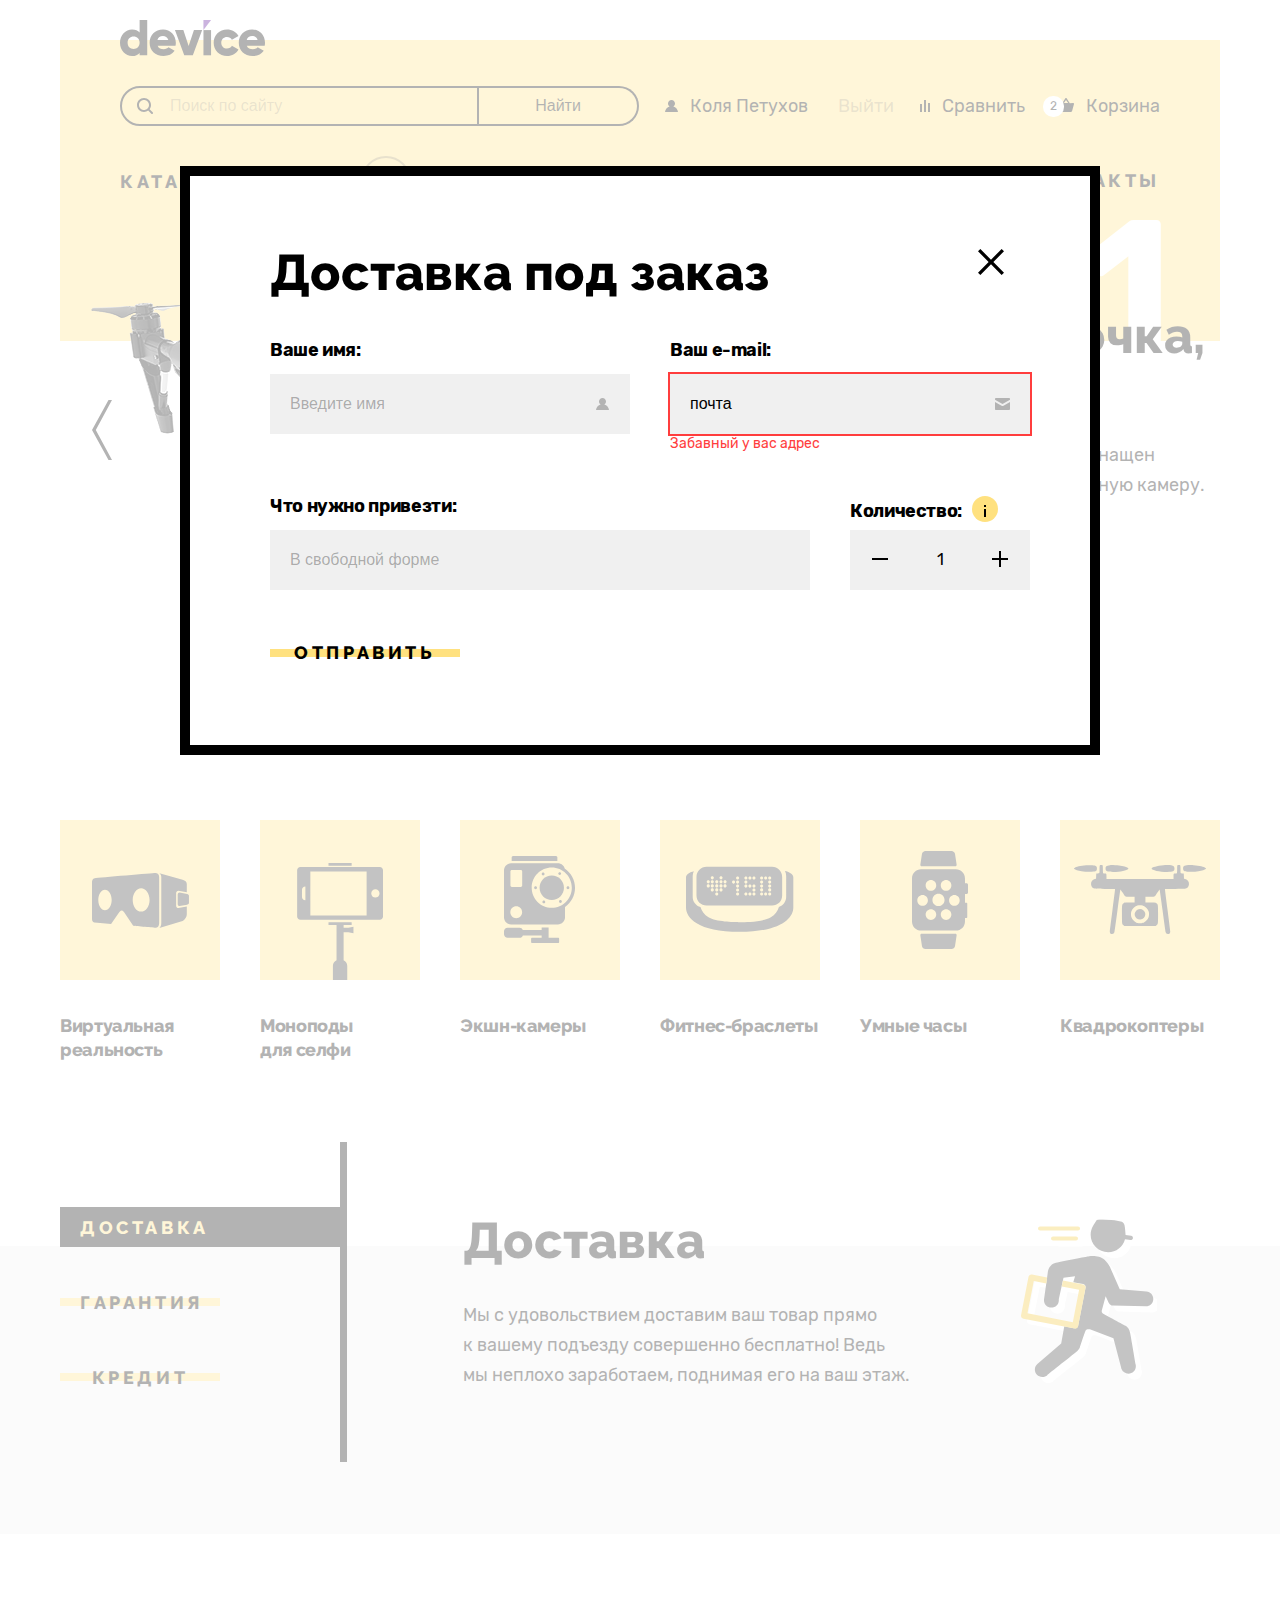
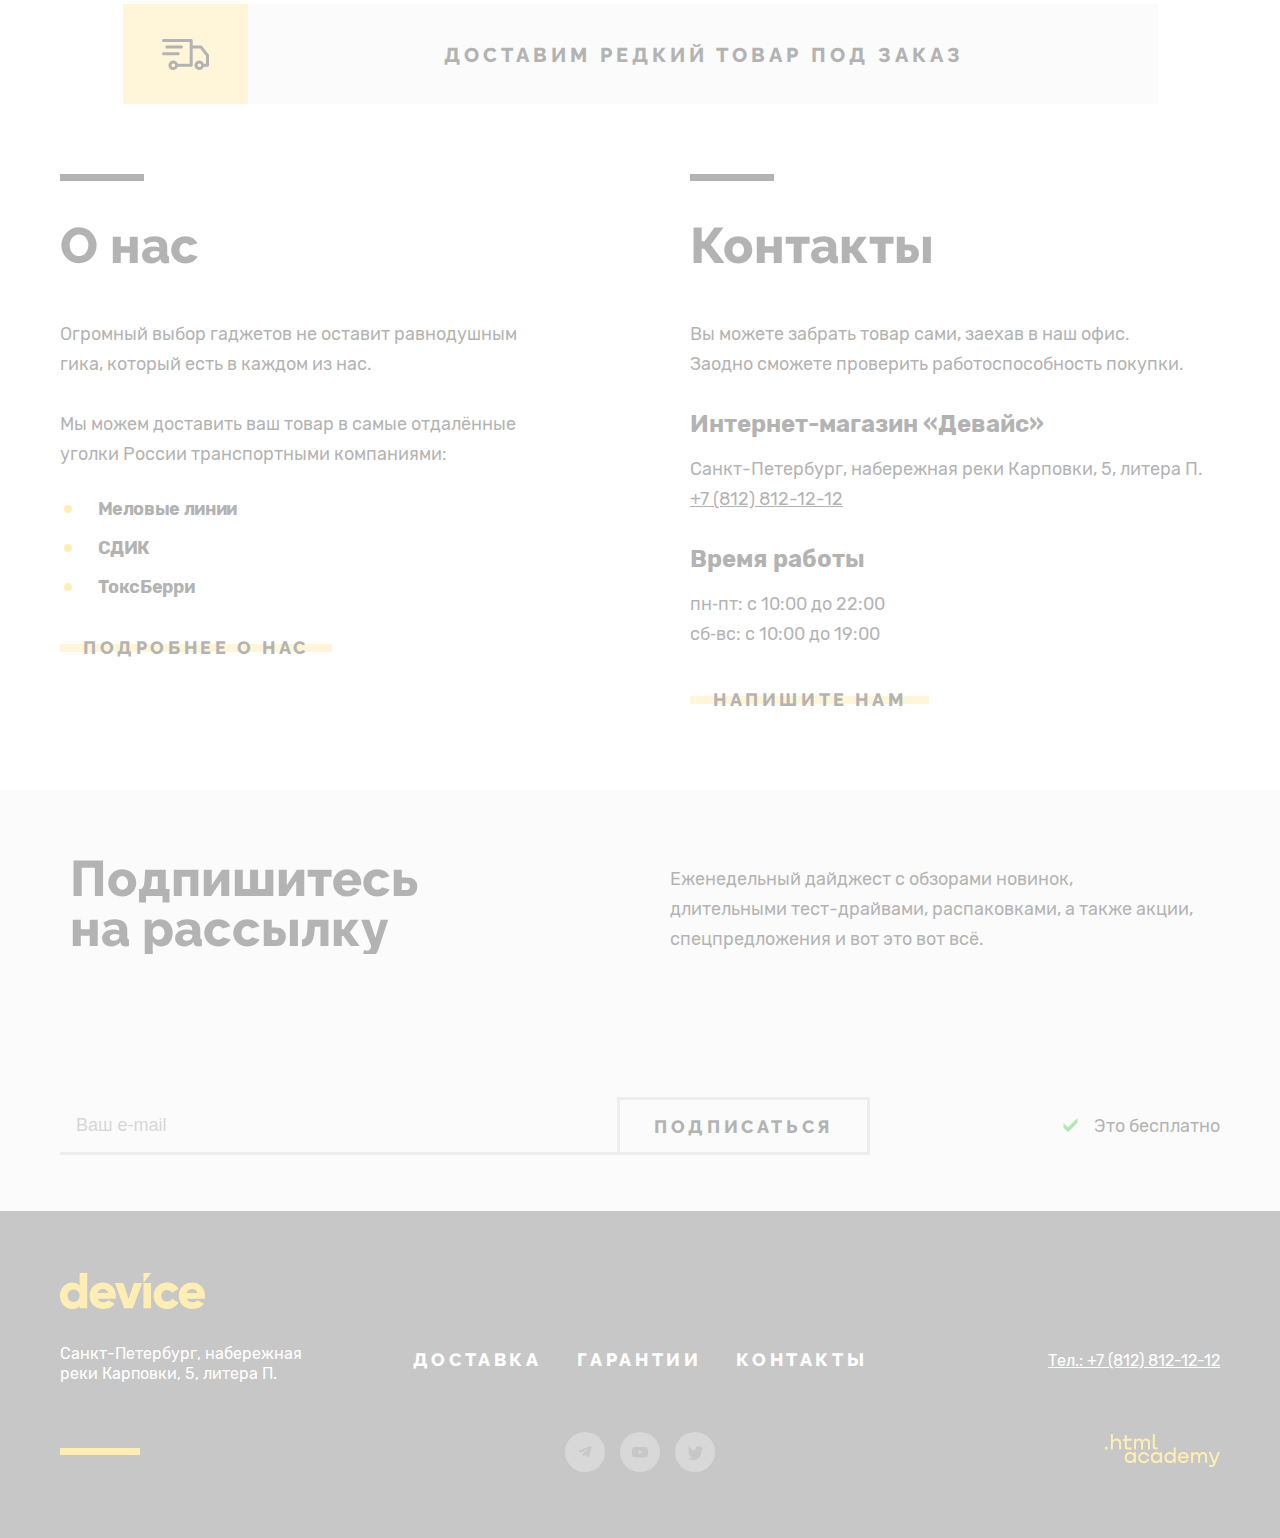
<file: modal.html>
<!DOCTYPE html> <!-- Модальное окно, строка 345. -->
<html lang="ru">
  <head>
    <meta charset="utf-8">
    <title>HTML Academy: Девайс | Главная > Доставка под заказ</title>
    <link href="css/styles.css" rel="stylesheet">
    <link rel="icon" href="favicon.ico">
    <link rel="icon" type="image/png" sizes="16x16" href="favicon16.png">
  </head>
  <body>

    <header class="page-header">
    <div class="header-wrapper">
      <a class="logo-wrapper" href="index.html">
        <svg class="header-logo" width="145" height="36" viewBox="0 0 145 36" fill="none" xmlns="http://www.w3.org/2000/svg">
          <path d="M27.2188 0V35.3H19.6135V32.9C17.9124 34.8 15.5107 36 12.1084 36C5.5038 36 0 30.2 0 22.7C0 15.2 5.5038 9.4 12.1084 9.4C15.5107 9.4 18.0124 10.6 19.6135 12.5V0H27.2188ZM19.6135 22.7C19.6135 18.9 17.1118 16.5 13.6094 16.5C10.107 16.5 7.60524 18.9 7.60524 22.7C7.60524 26.5 10.107 28.9 13.6094 28.9C17.1118 28.8 19.6135 26.5 19.6135 22.7Z" fill="black"/>
          <path d="M43.7298 29.1999C45.8313 29.1999 47.5325 28.3999 48.5332 27.2999L54.6374 30.7999C52.1356 34.1999 48.4331 35.9999 43.6298 35.9999C35.0238 35.9999 29.6201 30.1999 29.6201 22.6999C29.6201 15.1999 35.0238 9.3999 43.0294 9.3999C50.4345 9.3999 55.8382 15.0999 55.8382 22.6999C55.8382 23.7999 55.7381 24.7999 55.538 25.6999H37.6256C38.6263 28.2999 40.9279 29.1999 43.7298 29.1999ZM48.333 20.0999C47.5325 17.1999 45.2309 16.0999 42.9293 16.0999C40.0273 16.0999 38.126 17.4999 37.4255 20.0999H48.333Z" fill="black"/>
          <path d="M82.1563 10.1001L72.8499 35.3001H64.2439L54.9375 10.1001H63.3433L68.647 26.1001L73.9506 10.1001C73.9506 10.1001 82.1563 10.1001 82.1563 10.1001Z" fill="black"/>
          <path d="M83.458 10.1001H91.0633V35.3001H83.458V10.1001Z" fill="black"/>
          <path d="M93.665 22.6999C93.665 15.1999 99.369 9.3999 107.074 9.3999C111.978 9.3999 116.281 11.9999 118.482 15.8999L111.878 19.6999C110.977 17.8999 109.176 16.8999 106.974 16.8999C103.672 16.8999 101.27 19.2999 101.27 22.6999C101.27 26.1999 103.672 28.4999 106.974 28.4999C109.176 28.4999 111.077 27.3999 111.878 25.6999L118.482 29.4999C116.381 33.3999 112.078 35.9999 107.074 35.9999C99.369 35.9999 93.665 30.1999 93.665 22.6999Z" fill="black"/>
          <path d="M132.892 29.1999C134.993 29.1999 136.695 28.3999 137.695 27.2999L143.799 30.7999C141.298 34.1999 137.595 35.9999 132.792 35.9999C124.186 35.9999 118.782 30.1999 118.782 22.6999C118.782 15.1999 124.286 9.3999 132.191 9.3999C139.597 9.3999 145 15.0999 145 22.6999C145 23.7999 144.9 24.7999 144.7 25.6999H126.788C127.788 28.2999 130.09 29.1999 132.892 29.1999ZM137.595 20.0999C136.795 17.1999 134.493 16.0999 132.191 16.0999C129.289 16.0999 127.388 17.4999 126.688 20.0999H137.595Z" fill="black"/>
          <path d="M83.458 0V10.1L91.0633 0H83.458Z" fill="#510094"/>
        </svg>
      </a>
      <div class="header-interactive">
          <form class="header-search" action="https://echo.htmlacademy.ru/" method="get">
            <div class="search-wrapper">
              <input  class="field header-search-field" type="search" name="header-search" id="header-search" placeholder="Поиск по сайту" required>
            </div>
            <div class="search-wrapper">
              <button class="search-button" type="submit">Найти</button>
            </div>
          </form>
        <div class="header-user">
          <a class="header-username" href="#">Коля Петухов</a>
          <a class="header-login visually-hidden" href="#">Войти</a>
        </div>
        <a class="header-logout" href="#">Выйти</a>
        <div class="header-functions">
          <a class="header-compare" href="#">Сравнить</a>
          <div class="basket-wrapper">
            <a class="header-basket" href="#">Корзина
              <div class="header-counter">2</div>
            </a>
            <div class="popover">
              <ul class="popover-list">
                <li class="popover-item">
                  <a class="popover-link" href="#">
                    <img class="popover-img" src="images/share/thumbs/goods-stick-amateur-thumb.jpg" width="39" height="43" alt="Любительская селфи-палка">
                    <p class="popover-goods">Любительская селфи&#8209;палка</p>
                  </a>
                  <button class="basket-remove" type="submit"><img src="images/share/popover-remove.svg" alt="Удалить из корзины." width="10" height="10"></button>
                </li>
                <li class="popover-item">
                  <a class="popover-link" href="#">
                    <img class="popover-img" src="images/share/thumbs/goods-stick-pro-thumb.jpg" width="39" height="43"  alt="Профессиональнаяы селфи-палка">
                    <p class="popover-goods">Профессиональная селфи&#8209;палка</p>
                  </a>
                  <button class="basket-remove" type="submit"><img src="images/share/popover-remove.svg" alt="Удалить из корзины." width="10" height="10"></button>
                </li>
              </ul>
              <div class="popover-sums">
                <div class="popover-sum">
                  Товаров: 2
                </div>
                <div class="popover-sum">
                  Сумма: 2000&nbsp;₽
                </div>
              </div>
              <a class="popover-openbasket" href="#">Открыть корзину</a>
            </div>
          </div>
        </div>
      </div>

      <nav class="header-nav">
        <div class="nav-list foldable-list">
          <a class="nav-link foldable" href="#">Каталог товаров</a>
          <div class="folddown-wrapper">
            <ul class="folddown-list">
              <li class="folddown-item">
                <a class="folddown-link" href="#">Виртуальная реальность</a>
              </li>
              <li class="folddown-item">
                <a class="folddown-link" href="catalog.html">Моноподы для cелфи</a>
              </li>
              <li class="folddown-item">
                <a class="folddown-link" href="#">Экшн-камеры</a>
              </li>
            </ul>
            <ul class="folddown-list">
              <li class="folddown-item">
                <a class="folddown-link" href="#">Фитнес-браслеты</a>
              </li>
              <li class="folddown-item">
                <a class="folddown-link" href="#">Умные часы</a>
              </li>
            </ul>
            <ul class="folddown-list">
              <li class="folddown-item">
                <a class="folddown-link" href="#">Квадрокоптеры</a>
              </li>
            </ul>
          </div>
        </div>
          <ul class="nav-list">
            <li class="nav-item">
              <a class="nav-link" href="#">Доставка</a>
            </li>
            <li class="nav-item">
              <a class="nav-link" href="#">Гарантия</a>
            </li>
            <li class="nav-item">
              <a class="nav-link" href="#">Контакты</a>
            </li>
          </ul>
      </nav>
    </div>
    </header>

    <main class="index-main">
      <h1 class="visually-hidden">Интернет-мазаин Device — крутые устройства под заказ.</h1>

      <section class="main-hero"> <!-- Обход бага с разным восприятием padding и position:relative разными браузерами (как в шапке). -->
        <h2 class="visually-hidden">Промо-товары.</h2>
        <div class="main-slider">
          <button class="slider-left" type="submit">
            <svg width="20" height="60" viewBox="0 0 20 60" fill="none" xmlns="http://www.w3.org/2000/svg">
              <path d="M20 60H16.5L0 30L16.5 0H20L3.8 30L20 60Z" fill="black"/>
            </svg>
          </button>
          <button class="slider-right" type="submit">
            <svg width="20" height="60" viewBox="0 0 20 60" fill="none" xmlns="http://www.w3.org/2000/svg">
              <path d="M-5.24537e-06 1.74846e-06L3.49999 1.44248e-06L20 30L3.5 60L0 60L16.2 30L-5.24537e-06 1.74846e-06Z" fill="black"/>
            </svg>
          </button>
        </div>

        <ul class="promo-screens">
          <li class="promo promo-visible">
            <div class="promo-number">01</div>
            <div class="promo-photo-wrapper">
              <img class="promo-photo" src="images/index/promo-copter.png" width="560" height="560" alt="Квадракоптер с мощным лазером">
            </div>
            <div class="promo-info">
              <h2 class="promo-title">Порхает как бабочка, жалит как пчела!</h2>
              <p class="promo-text">Этот обычный, на первый взгляд, квадрокоптер оснащен мощным лазером, замаскированным под стандартную камеру.</p>
              <button class="btn-details" type="button">Подробнее</button>
              <ul class="promo-specs">
                <li>
                  <div class="specs-value">800&nbsp;м</div>
                  <div class="specs-parameter">Дальность полета</div>
                </li>
                <li>
                  <div class="specs-value">50&nbsp;м</div>
                  <div class="specs-parameter">Радиус поражения</div>
                </li>
              </ul>
            </div>
          </li>

          <li class="promo">
            <div class="promo-number">02</div>
            <div class="promo-photo-wrapper">
              <img class="promo-photo" src="images/index/promo-bracelet.png" width="560" height="560" alt="Фитнес-браслет для похудения">
            </div>
            <div class="promo-info">
              <h2 class="promo-title">Худеем правильно!</h2>
              <p class="promo-text">Мотивирующие фитнес-браслеты помогут найти в&nbsp;себе силы не пропускать занятия и&nbsp;соблюдать диету.</p>
              <button class="btn-details" type="submit">Подробнее</button>
              <ul class="promo-specs">
                <li>
                  <div class="specs-value">48&nbsp;часов</div>
                  <div class="specs-parameter">Без подзарядки</div>
                </li>
              </ul>
            </div>
          </li>

          <li class="promo">
            <div class="promo-number">03</div>
            <div class="promo-photo-wrapper">
              <img class="promo-photo" src="images/index/promo-sticks.png" width="560" height="560" alt="Самая длинная селфи-палка">
            </div>
            <div class="promo-info">
              <h2 class="promo-title">Делай селфи, как&nbsp;Бен&nbsp;Стиллер! </h2>
              <p class="promo-text">Самая длинная палка для селфи доступна в&nbsp;нашем магазине. Восемь (Восемь, Карл!) метров длиной и&nbsp;весом всего 5&nbsp;кг.</p>
              <button class="btn-details" type="submit">Подробнее</button>
              <ul class="promo-specs">
                <li>
                  <div class="specs-value">8,5&nbsp;м</div>
                  <div class="specs-parameter">Длина палки</div>
                </li>
                <li>
                  <div class="specs-value">5&nbsp;кг</div>
                  <div class="specs-parameter">Вес палки</div>
                </li>
                <li>
                  <div class="specs-value">Карбон</div>
                  <div class="specs-parameter">Материал</div>
                </li>
              </ul>
            </div>
          </li>
        </ul>

        <div class="slider-bullets">
          <div class="bullet-wrapper">
            <button class="slider-bullet bullet-filled" type="button">
            </button>
          </div>
          <div class="bullet-wrapper">
            <button class="slider-bullet" type="button">
            </button>
          </div>
          <div class="bullet-wrapper">
            <button class="slider-bullet" type="button">
            </button>
          </div>
        </div>
      </section>

      <section class="main-categories">
        <h2 class="visually-hidden">Категории товаров.</h2>
        <ul class="main-cat-list">
          <li class="main-cat-item">
            <a class="main-cat-title cat-vr" href="#">Виртуальная реальность</a>
          </li>
          <li class="main-cat-item">
            <a class="main-cat-title cat-sticks" href="catalog.html">Моноподы для&nbsp;селфи</a>
          </li>
          <li class="main-cat-item">
            <a class="main-cat-title cat-actincams" href="#">Экшн-камеры</a>
          </li>
          <li class="main-cat-item">
            <a class="main-cat-title cat-bracelets" href="#">Фитнес-браслеты</a>
          </li>
          <li class="main-cat-item">
            <a class="main-cat-title cat-watch" href="#">Умные часы</a>
          </li>
          <li class="main-cat-item">
            <a class="main-cat-title cat-copters" href="#">Квадрокоптеры</a>
          </li>
        </ul>
      </section>

      <section class="main-services">
        <div class="main-services-wrapper">
          <h2 class="visually-hidden">Услуги</h2>
          <ul class="main-services-list">
            <li class="servise-list-li">
              <a class="services-list-item services-item-active" href="#">Доставка</a>
            </li>
            <li class="servise-list-li">
              <a class="services-list-item" href="#">Гарантия</a>
            </li>
            <li class="servise-list-li">
              <a class="services-list-item" href="#">Кредит</a>
            </li>
          </ul>
          <ul class="main-services-screens">
            <li class="services-screen">
              <div class="service-description service-delivery">
                <h3 class="service-title">Доставка</h3>
                <div class="service-text">Мы с&nbsp;удовольствием доставим ваш товар прямо
                  к&nbsp;вашему подъезду совершенно бесплатно! Ведь
                  мы&nbsp;неплохо заработаем, поднимая его на ваш&nbsp;этаж.
                </div>
              </div>
            </li>
            <li class="services-screen display-none">
              <div class="service-description service-warranty">
                <h3 class="service-title">Гарантия</h3>
                <div class="service-text">Если из&#8209;за возгорания купленного у&nbsp;нас товара у вас сгорит дом&nbsp;— не переживайте, мы выдадим вам новый. Товар, не&nbsp;дом, конечно&nbsp;же.
                </div>
              </div>
            </li>
            <li class="services-screen display-none">
              <div class="service-description service-credit">
                <h3 class="service-title">Кредит</h3>
                <div class="service-text">Залезть в&nbsp;долговую яму стало проще! Кредитные консультанты подберут для вас наиболее выгодные условия кредита. Выгодные для банка, разумеется.
                </div>
              </div>
            </li>
          </ul>
        </div>
      </section>

    <section class="main-custom">
      <h2 class="visually-hidden">Товар под заказ</h2>
      <a class="custom-link" href="#">Доставим редкий товар под заказ</a>
      <div class="custom-tooltip">Постараемся найти, сколько нужно. Привезём сколько получится по требованиям к&nbsp;провозу багажа.</div>
    </section>

    <div class="main-info">
      <section class="main-about">
        <h2 class="info-caption">О нас</h2>
        <p class="info-text">Огромный выбор гаджетов не оставит равнодушным гика, который есть в&nbsp;каждом из нас.</p>
        <p class="info-text">Мы можем доставить ваш товар в&nbsp;самые отдалённые уголки России транспортными компаниями:</p>
        <ul class="info-list">
          <li class="info-item">
            Меловые линии
          </li>
          <li class="info-item">
            СДИК
          </li>
          <li class="info-item">
            ТоксБерри
          </li>
        </ul>
        <button class="btn-details btn-info" type="submit">Подробнее о нас</button>
      </section>
      <section class="main-contacts">
        <h2 class="info-caption">Контакты</h2>
        <p class="info-text">Вы можете забрать товар сами, заехав в&nbsp;наш офис. Заодно сможете проверить работоспособность покупки. </p>
        <h3 class="info-coords">Интернет-магазин «Девайс»</h3>
        <address class="info-address">Санкт-Петербург, набережная реки Карповки,&nbsp;5, литера&nbsp;П.</address>
        <a class="info-tel" href="tel:+78128121212">+7 (812) 812-12-12</a>
        <h3 class="info-coords">Время работы</h3>
        <div class="info-workhours">
          пн&#8209;пт: с&nbsp;10:00 до&nbsp;22:00<br>
          сб&#8209;вс: с&nbsp;10:00 до&nbsp;19:00
        </div>
        <button class="btn-details btn-info" type="submit">Напишите нам</button>
      </section>
    </div>

    <section class="main-subscribe">
      <div class="subscribe-wrapper">
        <div class="subscribe-text-wrapper">
          <h2 class="subscribe-caption">Подпишитесь на рассылку</h2>
          <div class="subscribe-text">
            Еженедельный дайджест с обзорами новинок, <br>
            длительными тест-драйвами, распаковками, а&nbsp;также акции, спецпредложения и&nbsp;вот это вот всё.
          </div>
        </div>
        <div class="subscribe-field-wrapper">
          <input  class="field subscribe-field" type="email" name="subscribe-email" id="subscribe-email" placeholder="Ваш e-mail" required>
          <button class="subscribe-button" type="submit">Подписаться</button>
          <div class="subscribe-free">Это бесплатно</div>
        </div>
      </div>
    </section>
  </main>

    <footer class="page-footer">
      <div class="footer-wrapper">
        <a class="footer-logo-wrapper" href="#">
          <svg class="footer-logo" width="145" height="36" viewBox="0 0 145 36" fill="none" xmlns="http://www.w3.org/2000/svg">
            <path d="M27.2187 0V35.3H19.6135V32.9C17.9123 34.8 15.5107 36 12.1083 36C5.50379 36 0 30.2 0 22.7C0 15.2 5.50379 9.4 12.1083 9.4C15.5107 9.4 18.0124 10.6 19.6135 12.5V0H27.2187ZM19.6135 22.7C19.6135 18.9 17.1118 16.5 13.6094 16.5C10.107 16.5 7.60523 18.9 7.60523 22.7C7.60523 26.5 10.107 28.9 13.6094 28.9C17.1118 28.8 19.6135 26.5 19.6135 22.7Z" fill="#FFC700"/>
            <path d="M43.7302 29.1999C45.8316 29.1999 47.5328 28.3999 48.5335 27.2999L54.6377 30.7999C52.136 34.1999 48.4334 35.9999 43.6301 35.9999C35.0242 35.9999 29.6205 30.1999 29.6205 22.6999C29.6205 15.1999 35.0242 9.3999 43.0297 9.3999C50.4348 9.3999 55.8385 15.0999 55.8385 22.6999C55.8385 23.7999 55.7385 24.7999 55.5383 25.6999H37.626C38.6267 28.2999 40.9283 29.1999 43.7302 29.1999ZM48.3334 20.0999C47.5328 17.1999 45.2312 16.0999 42.9296 16.0999C40.0276 16.0999 38.1263 17.4999 37.4259 20.0999H48.3334Z" fill="#FFC700"/>
            <path d="M82.1564 10.1001L72.85 35.3001H64.2441L54.9377 10.1001H63.3435L68.6471 26.1001L73.9508 10.1001C73.9508 10.1001 82.1564 10.1001 82.1564 10.1001Z" fill="#FFC700"/>
            <path d="M83.4574 10.1001H91.0626V35.3001H83.4574V10.1001Z" fill="#FFC700"/>
            <path d="M93.6646 22.6999C93.6646 15.1999 99.3685 9.3999 107.074 9.3999C111.977 9.3999 116.28 11.9999 118.482 15.8999L111.877 19.6999C110.976 17.8999 109.175 16.8999 106.974 16.8999C103.671 16.8999 101.27 19.2999 101.27 22.6999C101.27 26.1999 103.671 28.4999 106.974 28.4999C109.175 28.4999 111.077 27.3999 111.877 25.6999L118.482 29.4999C116.38 33.3999 112.077 35.9999 107.074 35.9999C99.3685 35.9999 93.6646 30.1999 93.6646 22.6999Z" fill="#FFC700"/>
            <path d="M132.892 29.1999C134.993 29.1999 136.694 28.3999 137.695 27.2999L143.799 30.7999C141.297 34.1999 137.595 35.9999 132.792 35.9999C124.186 35.9999 118.782 30.1999 118.782 22.6999C118.782 15.1999 124.286 9.3999 132.191 9.3999C139.596 9.3999 145 15.0999 145 22.6999C145 23.7999 144.9 24.7999 144.7 25.6999H126.787C127.788 28.2999 130.09 29.1999 132.892 29.1999ZM137.595 20.0999C136.794 17.1999 134.493 16.0999 132.191 16.0999C129.289 16.0999 127.388 17.4999 126.687 20.0999H137.595Z" fill="#FFC700"/>
            <path d="M83.4574 0V10.1L91.0626 0H83.4574Z" fill="#FFC700"/>
          </svg>
        </a>

        <div class="footer-info">
          <div class="footer-addresses">
            <address class="footer-address">
              Санкт-Петербург, набережная реки Карповки,&nbsp;5, литера&nbsp;П.
            </address>
          </div>
          <div class="footer-pages">
            <a class="footer-page" href="#">Доставка</a>
            <a class="footer-page" href="#">Гарантии</a>
            <a class="footer-page" href="#">Контакты</a>
          </div>
          <div class="footer-phones">
            <a class="footer-tel" href="tel:+78128121212">Тел.: +7 (812) 812-12-12</a>
          </div>
        </div>

        <div class="footer-links">
          <div class="footer-socials">
            <div class="footer-social">
              <a class="footer-social-link social-tg" href="#"></a>
            </div>
            <div class="footer-social">
              <a class="footer-social-link social-youtube" href="#"></a>
            </div>
            <div class="footer-social">
              <a class="footer-social-link social-twitter" href="#"></a>
            </div>
          </div>

          <div class="html-academy-logo">
            <a class="html-academy-link" href="https://htmlacademy.ru/">
              <svg class="academy-svg" width="115" height="33" viewBox="0 0 115 33" fill="none" xmlns="http://www.w3.org/2000/svg">
                <path d="M0 12.9V15.5H2.5V12.9H0Z" fill="#FFC700"/>
                <path d="M11.6 4.5C10 4.5 8.8 5.2 8 6.2H7.9V0H5.9V15.5H7.9V10.2C7.9 8.1 9.2 6.6 11.2 6.6C13 6.6 14.1 8 14.1 9.8V15.5H16.1V9.4C16.2 6.4 14.3 4.5 11.6 4.5Z" fill="#FFC700"/>
                <path d="M26.6 4.8H21.8V1.1H19.8V4.9H17.9V6.9H19.8V12.9C19.8 14.6 20.8 15.6 22.5 15.6H26.6V13.6H22.9C22.2 13.6 21.8 13.2 21.8 12.5V6.8H26.6V4.8Z" fill="#FFC700"/>
                <path d="M41.1 4.6C39.5 4.6 38.2 5.4 37.6 6.7H37.5C36.9 5.5 35.7 4.6 34.1 4.6C32.7 4.6 31.6 5.4 31 6.4H30.9V4.8H29V15.4H31V10C31 8 32 6.5 33.6 6.5C35.1 6.5 36 7.5 36 9.1V15.4H38V9.8C38 7.4 39.4 6.5 40.6 6.5C42.1 6.5 43 7.5 43 9.1V15.4H45V8.9C45.1 6.4 43.6 4.6 41.1 4.6Z" fill="#FFC700"/>
                <path d="M47.8 12.7C47.8 14.4 48.8 15.4 50.6 15.4H52.6V13.4H50.9C50.2 13.4 49.8 13 49.8 12.3V0H47.8V12.7Z" fill="#FFC700"/>
                <path d="M28.9 19.7C28 18.6 26.7 17.9 25 17.9C21.9 17.9 19.6 20.2 19.6 23.5C19.6 26.8 21.9 29.1 25 29.1C26.8 29.1 28 28.3 28.8 27.2H28.9V28.8H30.9V18.2H28.9V19.7ZM25.3 27.1C23.1 27.1 21.7 25.5 21.7 23.5C21.7 21.5 23.1 19.9 25.3 19.9C27.5 19.9 28.9 21.5 28.9 23.5C28.9 25.4 27.5 27.1 25.3 27.1Z" fill="#FFC700"/>
                <path d="M44.2 22C43.7 19.6 41.6 17.9 38.8 17.9C35.4 17.9 33.2 20.4 33.2 23.5C33.2 26.6 35.4 29.1 38.8 29.1C41.6 29.1 43.7 27.3 44.2 24.9H42.1C41.7 26.2 40.4 27.2 38.8 27.2C36.6 27.2 35.2 25.6 35.2 23.6C35.2 21.6 36.6 20 38.8 20C40.4 20 41.6 21 42.1 22.2H44.2V22Z" fill="#FFC700"/>
                <path d="M55.1 19.7C54.2 18.6 52.9 17.9 51.2 17.9C48.1 17.9 45.8 20.2 45.8 23.5C45.8 26.8 48.1 29.1 51.2 29.1C53 29.1 54.2 28.3 55 27.2H55.1V28.8H57.1V18.2H55.1V19.7ZM51.5 27.1C49.3 27.1 47.9 25.5 47.9 23.5C47.9 21.5 49.3 19.9 51.5 19.9C53.7 19.9 55.1 21.5 55.1 23.5C55.1 25.4 53.6 27.1 51.5 27.1Z" fill="#FFC700"/>
                <path d="M68.7 19.8C67.8 18.7 66.5 17.9 64.8 17.9C61.7 17.9 59.4 20.2 59.4 23.5C59.4 26.8 61.6 29.1 64.8 29.1C66.5 29.1 67.8 28.3 68.6 27.3H68.7V28.8H70.7V13.4H68.7V19.8ZM65.1 27.1C62.9 27.1 61.5 25.5 61.5 23.5C61.5 21.5 62.9 19.9 65.1 19.9C67.3 19.9 68.7 21.5 68.7 23.5C68.6 25.5 67.2 27.1 65.1 27.1Z" fill="#FFC700"/>
                <path d="M78.3 17.9C75 17.9 72.8 20.4 72.8 23.5C72.8 26.5 74.9 29.1 78.3 29.1C80.8 29.1 82.8 27.8 83.5 25.5H81.4C80.9 26.5 79.8 27.1 78.4 27.1C76.5 27.1 75.1 25.8 75 24.2H83.8C84 20.6 81.8 17.9 78.3 17.9ZM78.3 19.8C80 19.8 81.3 20.8 81.6 22.4H75.1C75.4 20.9 76.6 19.8 78.3 19.8Z" fill="#FFC700"/>
                <path d="M98.2 17.9C96.6 17.9 95.3 18.7 94.6 19.9H94.5C93.9 18.7 92.7 17.9 91.1 17.9C89.7 17.9 88.6 18.6 88 19.7V18.2H86.1V28.8H88.1V23.4C88.1 21.4 89.1 20 90.7 19.9C92.2 19.9 93.1 20.9 93.1 22.5V28.8H95.1V23.2C95.1 20.8 96.5 19.9 97.7 19.9C99.2 19.9 100.1 20.9 100.1 22.5V28.8H102.1V22.3C102.2 19.7 100.7 17.9 98.2 17.9Z" fill="#FFC700"/>
                <path d="M109.4 27L105.8 18.1H103.6L108.4 29.7C108.1 30.6 107.7 30.9 106.7 30.9H104.2V32.9H106.7C108.5 32.9 109.5 32.1 110.2 30.3L114.9 18.1H112.8L109.4 27Z" fill="#FFC700"/>
              </svg>
            </a>
          </div>
        </div>
      </div>
    </footer>

    <div class="modal-wrapper">
      <div class="modal-form">
        <div class="modal-line">
          <div class="modal-title">Доставка под заказ</div>
          <button class="modal-close">
            <img class="modal-close" src="images/modal/modal-close.svg">
          </button>
        </div>

        <div class="modal-line">
          <div class="modal-field">
            <label class="modal-label" for="modal-clientname">Ваше имя:</label>
            <input class="modal-input input-clientname" type="text" id="modal-clientname" name="modal-clientname" placeholder="Введите имя">
            <span class="modal-comment"></span>
          </div>
          <div class="modal-field">
            <label class="modal-label" for="modal-email">Ваш e-mail:</label>
            <input class="modal-input input-email" type="email" id="modal-email" name="modal-email" placeholder="почта" value="почта">
            <span class="modal-comment">Забавный у вас адрес</span>
          </div>
        </div>

        <div class="modal-line">
          <div class="modal-field">
            <label class="modal-label" for="modal-goods">Что нужно привезти:</label>
            <input class="modal-input input-goods" type="text" id="modal-goods" name="modal-goods" placeholder="В свободной форме">
          </div>
          <div class="modal-amount">
            <label class="modal-label label-amount" for="modal-amount">Количество:</label>
            <div class="amount-info">
              <img src="images/modal/modal-i.svg">
              <div class="modal-tooltip">Постараемся найти, сколько нужно. Привезём сколько получится по требованиям к&nbsp;провозу багажа.</div>
            </div>
            <div class="modal-counter">
              <button class="modal-less">
                <svg width="16" height="16" viewBox="0 0 16 16" fill="none" xmlns="http://www.w3.org/2000/svg">
                  <path d="M16 7H0V9H16V7Z" fill="black"/>
                </svg>
              </button>
              <input class="modal-input input-amount" type="text" id="modal-amount" value="1">
              <button class="modal-more">
                <svg width="16" height="16" viewBox="0 0 16 16" fill="none" xmlns="http://www.w3.org/2000/svg">
                  <g clip-path="url(#clip0_40922_665)">
                  <path d="M16 7H9V0H7V7H0V9H7V16H9V9H16V7Z" fill="black"/>
                  </g>
                  <defs>
                  <clipPath id="clip0_40922_665">
                  <rect width="16" height="16" fill="white"/>
                  </clipPath>
                  </defs>
                  </svg>
              </button>
            </div>
          </div>
        </div>

        <button class="btn-modal">Отправить</button>
      </div>
    </div>

  </body>
</html>
</file>
<file: css/styles.css>
@font-face {
  font-family: "Raleway";
  font-style: normal;
  font-weight: 800;
  src: url("../fonts/raleway/raleway-800.woff2") format("woff2");
  font-display: swap;
}

@font-face {
  font-family: "Rubik";
  font-style: normal;
  font-weight: 400;
  src: url("../fonts/rubik/rubik-400.woff2") format("woff2");
  font-display: swap;
}

@font-face {
  font-family: "Rubik";
  font-style: normal;
  font-weight: 700;
  src: url("../fonts/rubik/rubik-700.woff2") format("woff2");
  font-display: swap;
}

html {
  height: 100%;
}

body {
  display: flex;
  flex-direction: column;
  margin: 0 auto;
  font-family: "Rubik", sans-serif;
  font-size: 18px;
  line-height: 30px;
  color: #000000;
  background-color: #ffffff;
	min-height: 100%;
  position: relative;
}

.visually-hidden {
  position: absolute;
  width: 1px;
  height: 1px;
  margin: -1px;
  border: 0;
  padding: 0;
  white-space: nowrap;
  clip-path: inset(100%);
  clip: rect(0 0 0 0);
  overflow: hidden;
}

.index-main,
.catalog-main {
  flex-grow: 1;
}

.header-wrapper { /* Чинит баг в Opera с неверным положением белой полоски (псевдоэлемента). */
  margin: 0 60px 0;
  position: relative;
}

.logo-wrapper:focus-visible {
  outline: 2px solid #AF4FFF;
  outline-offset: 2px;
}

.page-header {
  position: relative;
  width: 1160px;
  margin: 0 auto;
  box-sizing: border-box;
  background-color: #FFE17F;
}

.page-header::before {
  content: "";
  position: absolute;
  display: block;
  height: 40px;
  width: 1160px;
  background-color: #ffffff;
  top: 0;
}

.header-logo {
  display: block;
  position: relative;
  margin-top: 20px;
  margin-bottom: 30px;
}

.header-logo:hover {
  opacity: 0.7;
}

.header-logo:active {
  opacity: 0.3;
}

.header-logo:focus-visible {
  outline: 2px solid #AF4FFF;
  outline-offset: 2px;
}

.header-interactive {
  display: flex;
  align-items: flex-start;
  margin: 0 auto;
  margin-bottom: 30px;
  padding: 0;
  box-sizing: border-box;
}

.search-wrapper {
  display: flex;
}

.search-wrapper:focus-within {
  outline: 2px solid #AF4FFF;
  outline-offset: 2px;
  z-index: 1;
}

.header-search {
  display: flex;
  margin-right: 26px;
}

.header-search-field {
  width: 359px;
  box-sizing: border-box;
  border: 2px solid #000000;
  border-radius: 50px 0 0 50px;
  background-color: #FFE17F;
  padding-left: 48px;
  padding-right: 16px;
  color: #000000;

  font-size: 16px;
  line-height: 20px;
  background: url("../images/share/search.svg") 15px center no-repeat;
}

.header-search-field::placeholder {
  color: rgba(0, 0, 0, 0.3);
}

.header-search-field:focus-visible {
  outline: none;
}

.header-search-field:disabled {
  opacity: 0.3;
}

.search-button {
  width: 160px;
  min-height: 40px;
  margin: 0;
  padding: 8px 16px;
  font-size: 16px;
  line-height: 20px;
  box-sizing:border-box;
  border: 2px solid #000000;
  border-radius: 0 50px 50px 0;
  border-left: none;
  background-color: #FFE17F;
}

.search-button:hover {
  color: #ffffff;
  background-color: #000000;
}

.search-button:active {
  color: rgba(255, 255, 255, 0.3);
  background-color: #000000;
}

.search-button:focus-visible {
  outline: none;
}

.header-search-field:disabled,
.search-button:disabled {
  opacity: 0.3;
}

.header-user {
  display: flex;
  align-items: flex-start;
  flex-wrap: wrap;
  width: 170px;
  margin-right: auto;
}

.header-user,
.header-compare,
.header-basket {
  margin-top: 5px;  /* При переполнении имени пользователя удерживает эл-ты на том же расстоянии от верха хедера. */
}

.header-user:hover,
.header-compare:hover,
.header-basket:hover {
  opacity: 0.7;
}

.header-user:active,
.header-compare:active,
.header-basket:active {
  opacity: 0.3;
}

.user-icon {
  display: flex;
  align-items: center;
  margin-top: 9px;
  margin-right: 13px;
}

.header-username {
  max-width: 155px;
  padding-left: 25px;
  overflow: hidden;
  text-overflow: ellipsis;
  position: relative;
  display: inline-block;
}

.header-username::before {
  content: url("../images/share/human.svg");
  position: absolute;
  left: 0;
  top: 0;
}

.header-username,
.header-login,
.header-logout {
   margin: 0;
   text-decoration: none;
}

.header-logout {
   align-self: flex-start;
   margin-left: auto;
   margin-right: 26px;
   margin-top: 5px;
   color: rgba(0, 0, 0, 0.3);
}

.header-logout:focus-visible {
  outline: 2px solid #AF4FFF;
  outline-offset: 2px;
}

.header-username:focus-visible {
  outline: 2px solid #AF4FFF;
  outline-offset: 2px;
}

.header-compare {
  display: block;
  margin-right: 15px;
  color: #000000;
  text-decoration: none;
}

.header-compare:focus-visible {
  outline: 2px solid #AF4FFF;
  outline-offset: 2px;
}

.header-compare::before {
  content:url("../images/share/compare.svg");
  padding-right: 12px;
}

.header-basket {
  display: block;
  color: #000000;
  text-decoration: none;
  position: relative;
  padding-bottom: 5px; /* Не дает прерываться состоянию :hover, пока пользователь переводит курсор на .popover. */
}

.header-basket::before {
  content:url("../images/share/basket.svg");
  margin-left: 18px;
  /* С учетом большего padding всего эл-та, чтобы outline включал в себя счетчик.
     При пустой корзине (счетсик не виден) лучше делать эл-т неактивным, чтобы не было outline вокруг пустого места. */
  padding-right: 12px;
}

.header-basket:focus-visible {
  outline: 2px solid #AF4FFF;
}

.header-functions {
  display: flex;
  flex-wrap: wrap;
}

.header-counter {
  display: block; /* display: hidden, когда корзина пуста (счетчик = 0) */
  position: absolute;
  min-width: 15px; /* 21 (равна высоте) - 2*3 (два padding) */
  height: 21px;
  right: calc(100% - 24px);
  top: 5px;
  padding-left: 3px;
  padding-right: 3px;
  border-radius: 10px;
  background-color: #ffffff;
  font-size: 12px;
  line-height: 20px;
  text-align: center;
}

.header-username,
.interactive-link {
  color: #000000;
  text-decoration: none;
  outline: none;
}

.header-nav {
  display: flex;
  justify-content: space-between;
  align-items: flex-start;
}

.nav-list {
  display: flex;
  flex-wrap: wrap;
  align-items: center;
  justify-content: flex-end;
  gap: 10px 45px;
  list-style: none;
  margin: 0 0 20px 0;
  padding: 0;
  max-width: 50%;
  position: relative;
}

.nav-link {
  font-family: "Raleway", sans-serif;
  font-weight: 800;
  font-size: 18px;
  line-height: 21px;
  color: #000000;
  text-transform: uppercase;
  text-decoration: none;
  letter-spacing: 0.2em;
}

.nav-link:hover {
  opacity: 0.7;
  border-color: rgba(0, 0, 0, 0.7);
}

.nav-link:active {
  opacity: 0.3;
  border-color: rgba(0, 0, 0, 0.3);
}

.nav-link:focus-visible {
  outline: 2px solid #AF4FFF;
  outline-offset: 2px;
}

.nav-link-active {
  border-bottom: 2px solid #000000;
  padding-bottom: 4px;
}

.nav-item {
  padding-top: 10px;
}

.nav-item:last-child {
  margin-right: 0;
}

.foldable {
  margin-right: auto;
  display: flex;
  align-items: center;
}

.foldable:focus-within {
  outline: 2px solid #AF4FFF;
  outline-offset: 2px;
  z-index: 2;
}

.foldable:after {
  content: "";
  display: flex;
  justify-content: center;
  align-items: center;
  width: 50px;
  height: 50px;
  border: 2px solid #000000;
  border-radius: 50%;
  box-sizing: border-box;
  margin-left: 15px;
  background-image: url("../images/share/button-plus.svg");
  background-repeat: no-repeat;
  background-position: center;
  opacity: 0.3;
}

.foldable:hover:after {
  background-image: url("../images/share/button-minus.svg");
  opacity: 1;
}

.foldable:hover .header-foldbutton {
  background-image: url("../images/share/button-minus.svg");
  opacity: 1;
}

.foldable:focus-visible.foldable::after {
  background-image: url("../images/share/button-minus.svg");
}

/* (?) Применение backgroung-image к .foldable:after, КОГДА есть hover на .folddown-wrapper. */
.folddown-wrapper:hover .foldable::after {
  background-image: url("../images/share/button-minus.svg");
  opacity: 1;
}

.foldable-list {
 z-index: 1; /* Изображение .promo-photo не перекрывает собой часть блока. */
}

.foldable-list:hover .folddown-wrapper,
.foldable-list:focus-within .folddown-wrapper {
  display: flex;
  flex-wrap: wrap;
}

.folddown-wrapper {
  display: none;
  position: absolute;
  width: 1160px;
  top: 100%;
  left: -60px;
  list-style: none;
  padding: 14px 60px;
  box-sizing: border-box;
  background-color: #FFE17F;
  gap: 30px 30px;
  z-index: 1;
}

.folddown-list {
  list-style: none;
  margin-top: 0;
  padding-left: 0;
}

.folddown-item {
  font-size: 16px;
  line-height: 18px;
  box-sizing: border-box;
  margin-left: 0;
  margin-bottom: 18px;
  padding-right: 35px;
  text-decoration: none;
}

.folddown-item:last-child {
  margin-bottom: 0;
}

.folddown-link {
  color: #000000;
  text-decoration: none;
}

.folddown-link:hover {
  opacity: 0.7;
  border-color: rgba(0, 0, 0, 0.7);
}

.folddown-link:active {
  opacity: 0.3;
  border-color: rgba(0, 0, 0, 0.3);
}

.folddown-link:focus-visible {
  outline: 2px solid #AF4FFF;
  outline-offset: 2px;
}

.folddown-link-active {
  border-bottom: 1px solid #000000;
  padding-bottom: 2px;
}

.basket-wrapper {
  position: relative;
}

.popover {
  position: absolute;
  display: flex;
  display: none; /* (!) Сокрытие блока, раскомментировать для проверки всплывающей корзины. */
  flex-direction: column;
  width: 320px;
  left: -123px;
  top: 41px;
  background-color: #000000;
  color: #ffffff;
  z-index: 2; /* Перекрывает собой даже открытое подменю шапки. */
}

.popover::before {
  content: "";
  position: absolute;
  top: -3px;
  left: 50%;
  width: 15px;
  height: 15px;
  margin-left: -7px;
  background-color: #000000;
  transform: rotate(45deg);
}

.basket-wrapper:hover .popover {
display: flex;
}



.popover-list {
  list-style: none;
  margin: 0;
  padding: 0;
  font-size: 16px;
  line-height: 20px;
}

.popover-item {
  display: flex;
  justify-content: space-between;
  align-items: flex-start;
  padding: 20px;
  border-bottom: 1px solid #1A1A1A;
  position: relative;
}

.popover-link {
  display: flex;
  color: #ffffff;
  text-decoration: none;
  box-sizing: border-box;
}

.popover-link:hover {
  opacity: 0.7;
}

.popover-link:active {
  opacity: 0.3;
}

.popover-link:focus-visible {
  outline: 2px solid #AF4FFF;
  outline-offset: 2px;
}

.popover-openbasket {
  display: block;
  min-height: 50px;
  margin: 20px;
  padding: 15px 20px 15px;
  box-sizing: border-box;
  font-family: "Raleway", sans-serif;
  font-weight: 800;
  font-size: 18px;
  line-height: 21.13px;
  letter-spacing: 0.2em;
  color: #000000;
  text-transform: uppercase;
  text-decoration: none;
  background-color: #ffffff;
  text-align: center;
  overflow: hidden;
  text-overflow: ellipsis;
}

.popover-openbasket:hover {
  background-color: #FFE17F;
}

.popover-openbasket:active {
  background-color: #FFE17F;
  color: rgba(0, 0, 0, 0.3);
}

.popover-openbasket:focus-visible {
  outline: 2px solid #AF4FFF;
  outline-offset: 2px;
}

.popover-openbasket:disabled {
  color: rgba(0, 0, 0, 0.3);
}

.popover-img {
  width: 39px;
  height: 43px;
}

.popover-goods {
  width: 152px;
  margin: 0;
  padding: 0 23px;
  overflow-wrap: break-word;
}

.basket-remove {
  width: 30px;
  height: 30px;
  position: absolute;
  top: 0;
  right: 0;
  padding: 10px;
  margin: 10px;
  display: flex;
  align-items: center;
  cursor: pointer;
  background-color: transparent;
  border: none;
}

.basket-remove:hover {
  opacity: 0.7;
}

.basket-remove:active {
  opacity: 0.3;
}

.basket-remove:focus-visible {
  outline: 2px solid #AF4FFF;
  outline-offset: -9px;
}

.popover-sums {
  display: flex;
  flex-wrap: wrap;
  justify-content: space-between;
  align-items: flex-start;
  gap: 20px;
  min-height: 44px;
  padding: 11px 20px;
  box-sizing: border-box;
  background-color: #1A1A1A;
  font-size: 16px;
  line-height: 20px;
}

.popover-sum {
  max-width: 45%;
}

.popover-sum:last-child {
  text-align: right;
}

.page-footer {
  background-color: #444444;
}

.footer-wrapper {
  width: 1160px;
  margin: 0 auto;
  padding: 62px 40px;
}

.footer-logo-wrapper {
  display: block;
  width: min-content;
  height: 36px;
  margin: 0 0 35px 0;
}

.footer-logo-wrapper:hover {
  opacity: 0.7; /* В стайлгайде эл-т на светлом фоне, в верстке – на темном. Сделано единообразно с остальными эл-ми футера. */
}

.footer-logo-wrapper:active {
  opacity: 0.3;
}

.footer-logo-wrapper:focus-visible {
  outline: 2px solid #AF4FFF;
  outline-offset: 2px;
}


.footer-info {
  display: flex;
  justify-content: space-between;
  margin-bottom: 40px;
}

.footer-addresses {
  width: 250px;
}

.footer-address {
  font-style: normal;
  color: #ffffff;
  font-size: 16px;
  line-height: 20px;
  padding-bottom: 8px; /* Половина кегля. */
}

.footer-pages {
  display: flex;
  flex-wrap: wrap;
  justify-content: center;
  align-content: flex-start;
  gap: 18px 35px;
  max-width: 500px;
  margin-top: 5px;

}

.footer-page {
  font-family: "Raleway", sans-serif;
  color: #ffffff;
  font-size: 18px;
  line-height: 21px;
  font-weight: 800;
  letter-spacing: 0.2em;
  text-transform: uppercase;
  text-decoration: none;
}

.footer-page:hover {
  color: #FFC700;
  border-bottom: 2px solid #FFC700;
}

.footer-page:active {
  color: rgba(255, 199, 0, 0.3);
  border-bottom: 2px solid rgba(255, 199, 0, 0.3);
}

.footer-page:focus-visible {
  outline: 1px solid #AF4FFF;
  outline-offset: 2px;
}


.footer-phones {
  display: flex;
  flex-direction: column;
  align-items: flex-end;
  gap: 8px; /* Половина кегля. */
  width: 250px;
  text-align: right;
}

.footer-tel {
  display: block;
  width: max-content;
  height: min-content;
  color: #ffffff;
  font-size: 16px;
  line-height: 20px;
  margin-top: 7px;
}

.footer-tel:hover {
  color: #FFC700;
}

.footer-tel:active {
  color: rgba(255, 199, 0, 0.3);
}

.footer-tel:focus-visible {
  outline: 1px solid #AF4FFF;
  outline-offset: 1px;
}

.footer-links {
  display: flex;
  justify-content: center;
  padding-left: 250px;
  position: relative;
}

.footer-links::before {
  content:"";
  width: 80px;
  height: 7px;
  background-color: #FFC700;
  position: absolute;
  left: 0;
  top: 16px;
}

.footer-socials {
  display: flex;
  justify-content: center;
  flex-wrap: wrap;
  gap: 15px;
  max-width: 500px;
  margin: 0 auto;
}

.footer-social-link {
  display: flex;
  justify-content: center;
  align-items: center;
  width: 40px;
  height: 40px;
  border-radius: 50%;
  background-color: rgba(255, 255, 255, 0.3);
}

.footer-social-link:focus-visible {
  outline: none;
}

.footer-social-link:active {
  outline: none;
}

.footer-social:focus-within {
  outline: 2px solid #AF4FFF;
  outline-offset: 2px;
}

.footer-social-link:hover {
  background-color: #FFC700;
}

.footer-social-link:active {
  outline: none;
  background-color: #FFC700 ;
}

.footer-social-link:active::before {
  opacity: 0.5;
}

.social-tg::before {
  content: url("../images/share/socials-tg.svg");
}

.social-youtube::before {
  content: url("../images/share/socials-youtube.svg");
}

.social-twitter::before {
  content: url("../images/share/socials-twitter.svg");
  margin-top: 5px;
}

.html-academy-logo {
  width: 250px;
  text-align: right;
  margin-top: 1.5px; /* Для попадания в PP. */
}

.html-academy-link {
  display: inline-block;
  height: 33px;
}

.academy-svg:hover path {
  fill: #ffffff;
}

.academy-svg:active path {
  fill: rgba(255, 255, 255, 0.3);
}

.html-academy-link:focus-visible {
  outline: 1px solid #AF4FFF;
  outline-offset: 2px;
}

/* Страница main */

.main-hero {
  width: 1160px;
  margin: 0 auto;
  margin-bottom: 57px;
  position: relative;
}

.main-slider {
  position: absolute;
}

.slider-left,
.slider-right {
  position: absolute;
  width: 21px;
  height: 60px;
  border: none;
  background-color: transparent;
  z-index: 1;
  cursor: pointer;
}

.slider-left:hover,
.slider-right:hover {
  opacity: 0.7;
}

.slider-left:active,
.slider-right:active {
  opacity: 0.3;
}

.slider-left:focus-visible,
.slider-right:focus-visible {
  outline: 2px solid #AF4FFF;
  outline-offset: 2px;
}

.slider-left {
  top: 173px;
  left: 26px;
}

.slider-right {
  top: 173px;
  left: 537px;
}

.slider-bullets {
  display: flex;
  justify-content: center;
  gap: 20px;
  margin-bottom: 20px;
  position: relative;
  top: -12px;
  z-index: 1;
}

.slider-bullet {
  display: block;
  width: 12px;
  height: 12px;
  box-sizing: border-box;
  border: 2px solid #000000;
  border-radius: 50%;
  background-color: #ffffff;
  cursor: pointer;
}

.bullet-filled {
  background-color: #000000;
}

.slider-bullet:hover,
.bullet-filled:hover {
  opacity: 0.7;
}

.slider-bullet:active,
.bullet-filled:active {
  opacity: 0.3;
  outline: none;
}

.slider-bullet:focus-visible,
.bullet-filled:focus-visible {
  outline: none;
}

.bullet-wrapper {
  width: 12px;
  height: 12px;
}

.bullet-wrapper:focus-within {
  outline: 2px solid #AF4FFF;
  outline-offset: 2px;
}

.promo-screens {
  list-style: none;
  margin: 0;
  padding: 0;
}


.promo {
  position: relative;
  display: grid;
  display: none;
  grid-template-columns: 560px auto;
  list-style: none;
  margin: 0;
  padding: 0;
  min-height: 0;
}

.promo::before {
  content: "";
  width: 100%;
  height: 115px;
  position: absolute;
  z-index: -1;
  background-color: #FFE17F;
}

.promo-visible {
  display: grid;
}

.promo-number {
  position: absolute;
  right: 48px;
  top: 45px;
  color: #ffffff;
  font-weight: 700;
  font-size: 180px;
  line-height: 30px;

}

.promo-photo-wrapper {
  position: relative;
  max-width: 560px;
  margin-right: 45px;
}

.promo-photo {
  display: block;
  position: absolute;
  top: -37px;
}

.promo-info {
  width: 560px;
  padding-top: 85px;
  padding-left: 40px;
  z-index: 1;
}

.promo-title {
  font-family: "Raleway", sans-serif;
  font-weight: 800;
  font-size: 50px;
  line-height: 50px;
  margin-top: 0;
  margin-bottom: 29px;
}

.promo-text {
  margin-top: 0;
  margin-bottom: 50px;
}

.btn-details {
  display: block;
  min-width: 220px;
  max-width: 220px;
  min-height: 40px;
  padding: 10px;
  border: none;
  box-sizing: border-box;
  background-color: transparent;
  font-family: "Raleway", sans-serif;
  font-weight: 800;
  font-size: 18px;
  line-height: 21px;
  text-transform: uppercase;
  letter-spacing: 0.2em;
  text-align: center;
  margin-bottom: 50px;
  position: relative;
  overflow: hidden;
  text-overflow: ellipsis;
}

.btn-details::before {
  content: "";
  width: 100%;
  height: 100%;
  background-color: #ffffff;
  position: absolute;
  left: 0;
  top: 0;
  z-index: -1;
}

.btn-details::after {
  content:"";
  background-color: #FFE17F;
  position: absolute;
  left: 0;
  top: calc(50% - 4px);
  width: 100%;
  height: 8px;
  z-index: -1;
}

.btn-details:hover {
  background-color: #FFE17F;
}

.btn-details:active {
  background-color: #FFCC33;
}

.btn-details:focus-visible {
  outline: 2px solid #AF4FFF;
}

.btn-details:disabled {
  opacity: 0.3;
}


.promo-specs {
  list-style: none;
  margin: 0;
  padding: 0;
  display: flex;
  gap: 20px;
  margin-bottom: 38px;
}

.specs-value {
  margin-bottom: 12px;
  font-size: 36px;
  line-height: 30px;
}

.specs-parameter {
  font-size: 16px;
  line-height: 30px;
}

.main-categories {
  width: 1160px;
  margin: 0 auto;
  margin-bottom: 80px;
}

.main-cat-list {
  display: flex;
  flex-wrap: wrap;
  gap: 40px;
  list-style: none;
  margin: 0;
  padding: 0;
}

.main-cat-item {
  display: flex;
  flex-direction: column;
  width: 160px;
  font-family: "Raleway", sans-serif;
  font-size: 18px;
  font-weight: 800;
  line-height: 24px;
  letter-spacing: -0.02em;
}

.main-cat-title {
  min-height: 60px;
  color: #000000;
  text-decoration: none;
  display: flex;
  flex-direction: column;
}

.main-cat-title::before {
  content: "";
  width: 160px;
  height: 160px;
  background-color: #FFE17F;
  margin-bottom: 34px;
  background-repeat: no-repeat;
  background-position: center;
}

.main-cat-title:hover::before {
  background-color: #FFC700;
}

.main-cat-title:active {
  opacity: 0.3;
}

.main-cat-title:focus-visible {
  outline: 2px solid #AF4FFF;
  outline-offset: 2px;
}

.cat-vr::before {
  background-image: url("../images/index/cat-vr.svg");
}

.cat-sticks::before {
  background-image: url("../images/index/cat-sticks.svg");
}

.cat-actincams::before {
  background-image: url("../images/index/cat-actioncams.svg");
}

.cat-bracelets::before {
  background-image: url("../images/index/cat-bracelets.svg");
}

.cat-watch::before {
  background-image: url("../images/index/cat-watch.svg");
}

.cat-copters::before {
  background-image: url("../images/index/cat-copters.svg");
}

.main-services {
  background-color: #F0F0F0;
  margin-bottom: 70px;
  position: relative;
}

.main-services::before {
  content: "";
  position: absolute;
  width: 100%;
  height: 104px;
  top: 0;
  left: 0;
  background-color: #ffffff;
  z-index: 1;
}
.main-services-wrapper {
  width: 1160px;
  margin: 0 auto;
  display: grid;
  grid-template-columns: 287px auto;
  padding-bottom: 72px; /* 70px по макету. */
  position: relative;
  z-index: 2;
}

.main-services-list {
  list-style: none;
  margin: 0;
  padding: 65px 0;
  display: flex;
  flex-direction: column;
  gap: 35px;
  border-right: 7px solid #000000;
}

.servise-list-li {
  list-style: none;
  padding: 0;
  margin: 0;
}

.services-list-item {
  display: block;
  height: 40px;
  width: 160px;
  margin: 0;
  padding: 10px 20px;
  box-sizing: border-box;
  font-family: "Raleway", sans-serif;
  font-weight: 800;
  font-size: 18px;
  line-height: 21px;
  letter-spacing: 0.2em;
  text-transform: uppercase;
  text-align: center;
  background-color: transparent;
  cursor: pointer;
  position: relative;
  text-decoration: none;
  color: #000000;
}

.services-list-item::after {
  content:"";
  background-color: #FFE17F;
  position: absolute;
  left: 0;
  top: calc(50% - 4px);
  width: 100%;
  height: 8px;
  z-index: -1;
}

.services-list-item:hover {
  background-color: #FFE17F;
}

.services-list-item:active {
  background-color: #FFCC33;
}

.services-list-item:focus-visible {
  outline: 2px solid #AF4FFF;
}

.services-list-item:disabled {
  opacity: 0.3;
}

.services-item-active:hover,
.services-item-active:active,
.services-item-active:focus {
  background-color: #000000;
  padding-left: 35px;
}

.services-item-active:focus-visible {
  outline: 2px solid #AF4FFF;
  outline-offset: 2px;
}

.services-item-active {
  color: #FFE17F;
  background-color: #000000;
  width: 280px;
  padding-right: 120px;
  text-align: left;
  cursor: auto;
}

.main-services-screens {
  display: flex;
  flex-direction: column;
  margin: 0;
  padding: 0;
}

.display-none {
  display: none;
}

.services-screen {
  list-style: none;
  margin: 0;
  padding: 74px 140px 72px 116px;
  box-sizing: border-box;
  position: relative;
}

.service-description {
  width: 475px;
}

.service-title {
  margin: 0;
  padding: 0;
  font-family: "Raleway";
  font-weight: 800;
  font-size: 50px;
  line-height: 50px;
  margin-bottom: 34px;
  overflow: hidden;
  text-overflow: ellipsis;
}

.service-delivery::after {
  position: absolute;
  content:url("../images/index/service-delivery.svg");
  top: 77px;
  right: 63px;
}

.service-warranty::after {
  position: absolute;
  content:url("../images/index/service-warranty.svg");
  top: 62px;
  right: 45px;
}

.service-credit::after {
  position: absolute;
  content:url("../images/index/service-credit.svg");
  top: 62px;
  right: 45px;
}

.main-custom {
  position: relative; /* для позиционирования .custom-tooltip. */
  width: 1160px;
  margin: 0 auto;
  display: flex;
}

.main-custom {
  display: flex;
}

 .custom-link {
  display: block;
  width: 1035px;
  min-height: 100px;
  padding: 40px 32px 37px 160px;
  margin: 0 auto 70px;
  box-sizing: border-box;
  background-color: #F0F0F0;
  color: #000000;
  font-family: "Raleway", sans-serif;
  font-size: 20px;
  font-weight: 800;
  line-height: 23px;
  letter-spacing: 0.2em;
  text-align: center;
  text-transform: uppercase;
  text-decoration: none;
  cursor: pointer;
  position: relative;
  z-index: 1;
 }

 .custom-link::before {
    content: "";
    position: absolute;
    top: 0;
    left: 0;
    width: 125px;
    height: 100%;
    background-color: #FFE17F;
    background-image: url("../images/index/deliverytruck.svg");
    background-position: center;
    background-repeat: no-repeat;
    align-self: center;
 }

.custom-info {
  position: relative;
  width: 125px;
  height: 100px;
  text-align: center;
  padding-top: 35px;
  background-color: #F0F0F0;
  box-sizing: border-box;
}

.custom-info:after {
  content: "";
  display: block;
  width: 40px;
  height: 40px;
  border-radius: 50%;
  position: absolute;
  background-color: rgba(220, 220, 220, 0.5);
  top: calc(50% - 20px);
  left: calc(50% - 20px);
}

/*  .custom-link::after {
    content: url("");
    position: absolute;
    top: calc(50% - 20px);
    right: 42px;
    width: 40px;
    height: 40px;
    padding-top: 9px;
    box-sizing: border-box;
    background-color: rgba(220, 220, 220, 0.5);
    border-radius: 50%;
    z-index: 2;
 } */

 .custom-link:hover:before {
  background-color: #FFC700;
 }

 .custom-link:active {
   opacity: 0.3;
  }

  .custom-link:active ~ .custom-info {
    background-color: rgb(251, 251, 251);
  }

 .custom-link:focus-visible {
  outline: 2px solid #AF4FFF;
  outline-offset: 2px;
 }

.custom-round {
  padding: 10px 19px;
}

.custom-round:focus-visible {
  outline: 2px solid #AF4FFF;
  outline-offset: 2px;
}

.custom-i {
  position: relative;
  z-index: 1;
}

 .custom-tooltip {
  display: block;
  display: none;
  position: absolute;
  right: -40px;
  top: 85px;
  width: 166px;
  color: #ffffff;
  padding: 20px;
  font-family: "Rubik", sans-serif;
  font-weight: 400;
  font-size: 16px;
  line-height: 20px;
  letter-spacing: 0;
  background-color: #1A1A1A;
  text-transform: none;
  text-align: center;
  z-index: 10;
 }

 .custom-tooltip::before {
  content: "";
  position: absolute;
  top: -8px;
  left: 50%;
  width: 18px;
  height: 18px;
  margin-left: -9px;
  background-color: inherit;
  transform: rotate(45deg);
 }

/* (?) :hover на весь блок .custom-link воздействует на .custom-tooltip, а :hover::after - не воздействует.
        Возможно ли отслеживать :hover именно псеводэлемента? */
 .custom-info:hover .custom-tooltip {
  display: block;
 }

 .main-info {
  display: flex;
  flex-wrap: wrap;
  width: 1160px;
  margin: 0 auto;
  margin-bottom: 70px;
  position: relative;
}

 .main-about {
  display: block;
  width: 600px;
  padding-right: 15px;
  box-sizing: border-box;
  margin-right: 30px;
 }

 .main-contacts {
  display: block;
  width: 530px;
  padding-right: 10px;
  box-sizing: border-box;
 }

.main-about::before,
.main-contacts:before {
  content: "";
  display: block;
  width: 84px;
  height: 7px;
  background-color: #000000;
  position: absolute;
}

.info-caption {
  font-family: "Raleway", sans-serif;
  font-size: 50px;
  font-weight: 800;
  line-height: 50px;
  margin-top: 47px;
  margin-bottom: 48px;
  max-width: 490px;
  overflow: hidden;
  text-overflow: ellipsis;
}

.info-text {
  margin-top: 0;
  margin-bottom: 30px;
  width: 500px;
}

.info-list {
  list-style: none;
  margin: 0;
  padding: 0;
  padding-bottom: 30px;
}

.info-item {
  list-style: none;
  margin: 0;
  padding: 0;
  padding-left: 37.5px;
  padding-bottom: 19px;
  max-width: 500px;
  font-size: 18px;
  font-weight: 700;
  line-height: 20px;
  letter-spacing: -0.02em;
  overflow: hidden;
  text-overflow: ellipsis;
  position: relative;
}

.info-item:last-child {
  padding-bottom: 0;
}

.info-item::before {
  content: "";
  display: block;
  width: 8px;
  height: 8px;
  background-color: #FFC700;
  border-radius: 50%;
  position: absolute;
  top: 6px;
  left: 4px;
}

.btn-info {
  width: max-content;
  max-width: 300px;
  padding-left: 23px;
  padding-right: 23px;
  margin-bottom: 0;
}

.info-coords {
  margin-top: 0;
  font-weight: 700;
  font-size: 24px;
  line-height: 30px;
  overflow: hidden;
  text-overflow: ellipsis;
  max-width: 530px;
  margin-bottom: 15px;
}

.info-address {
  max-width: 520px;
  font-size: 18px;
  line-height: 30px;
  font-style: normal;
  margin-bottom: 0;
}

.info-tel {
  display: block;
  color: #000000;
  width: max-content;
  max-width: 520px;
  font-size: 18px;
  line-height: 30px;
  margin-bottom: 30px;
}

.info-tel:focus-visible { /* Нет в стайлгайде */
  outline: 2px solid #AF4FFF;
  outline-offset: 2px;
}

.info-workhours {
  max-width: 520px;
  margin-bottom: 30px;
}

.main-subscribe {
  background-color: #F0F0F0;
}

.subscribe-wrapper {
  width: 1160px;
  margin: 0 auto;
  padding-bottom: 56px;
}

.subscribe-text-wrapper {
  display: flex;
  flex-wrap: wrap;
  padding-top: 64px;
  margin-bottom: 143px;
}

.subscribe-caption {
  font-family: "Raleway", sans-serif;
  font-weight: 800;
  font-size: 50px;
  line-height: 50px;
  max-width: 400px;
  margin: 0;
  margin-left: 10px;
  margin-right: 200px;
  overflow: hidden;
  text-overflow: ellipsis;
}

.subscribe-text {
  width: 530px;
  max-width: 530px;
  overflow: hidden;
  text-overflow: ellipsis;
  padding-top: 10px;
}

.subscribe-field-wrapper {
  display: flex;
  flex-wrap: wrap;
}

.subscribe-field {
  width: 557px;
  box-sizing: border-box;
  border: none;
  border-bottom: 3px solid #C4C4C4;
  background-color: #F0F0F0;
  padding-left: 16px;
  padding-right: 17px;
  padding-top: 13px;
  padding-bottom: 12px;
  color: rgba(68, 68, 68, 1);
  font-size: 18px;
  line-height: 30px;
  overflow: hidden;
  text-overflow: ellipsis;
}

.subscribe-field::placeholder {
  font-size: 18px;
  line-height: 30px;
}

.subscribe-field:focus,
.subscribe-field:focus-visible {
  background-color: #DCDCDC;
  outline: none;
}

.subscribe-field:disabled {
  opacity: 0.3;
}

.subscribe-field:invalid {
  border-bottom: 3px solid #FF3D3D;
}

/* (?) Без этого правила не убирается состояние Linvalid, когда поле пустое. Может быть, есть другой способ?
       Например, стилизовать, когда у поля одновременно состояния :not(:empty) и :invalid. */
.subscribe-field:empty {
  border-bottom: 3px solid #C4C4C4;
}

.subscribe-button {
  font-family: "Raleway", sans-serif;
  font-weight: 800;
  font-size: 18px;
  line-height: 21px;
  letter-spacing: 0.2em;
  text-align: center;
  text-transform: uppercase;
  min-height: 50px;
  padding: 15px;
  min-width: 253px;
  max-width: 300px;
  margin-right: auto;
  background-color: #F0F0F0;
  border: 3px solid #C4C4C4;
  overflow: hidden;
  text-overflow: ellipsis;
}

.subscribe-button:hover {
  color: #ffffff;
  background-color: #000000;
  border: 3px solid #000000;
}

.subscribe-button:active {
  color: rgba(255, 255, 255, 0.3);
  background-color: #000000;
  border: 3px solid #000000;
}

.subscribe-button:focus-visible {
  outline: 2px solid #AF4FFF;
  outline-offset: 2px;
}


.subscribe-free {
  align-self: center;
  max-width: 300px;
}

.subscribe-free::before {
  content: url("../images/index/tick-green.svg");
  padding-right: 16px;
}

/* Страница catalog */

.catalog-head {
  width: 1160px;
  margin: 0 auto;
  padding:35px 60px 25px;
  box-sizing: border-box;
}

.catalog-title {
  margin: -1px 0 13px 0; /* Для попадания в PP. */
  box-sizing: border-box;
  font-family: "Raleway", sans-serif;
  font-size: 50px;
  font-weight: 800;
  line-height: 55px;
  max-width: 900px;
  overflow: hidden;
  text-overflow: ellipsis;
}

.breadcrumbs-list {
  display: flex;
  flex-wrap: wrap;
  list-style: none;
  margin: 0;
  margin-right: 32px; /* Чтобы отделить список от (возможного) следующего блока в строке. */
  padding: 0;
  box-sizing: border-box;
}

.breadcrumb-item {
  position: relative;
  margin-right: 16px;
}

.breadcrumb-item:first-child {
  margin-left: 0;
}

.breadcrumb {
  display: inline-block;
  max-width: 500px;
  font-size: 16px;
  line-height: 20px;
  color: #000000;
  text-decoration: none;
  overflow: hidden;
  text-overflow: ellipsis;
  margin-right: 20px;
  position: relative;
  top: -2px; /* Для попадания в PP. */
}

.breadcrumb-item::after {
  content: url(../images/catalog/breadcrumb-arrow.svg);
  position: absolute;
  margin-right: 13px;
  opacity: 0.3;
  right: -15px;
  top: -7px;
}

.breadcrumb-item:last-child:after {
  content: "";
  margin-right: 0;
}

.breadcrumb:hover {
  opacity: 0.7;
}

.breadcrumb:active {
  opacity: 0.3;
}

.breadcrumb:focus-visible {
  outline: 2px solid #AF4FFF;
  outline-offset: 2px;
}

.catalog-content {
  background-color: #F0F0F0;
}

.catalog-wrapper {
  display: grid;
  grid-template-columns: 320px auto;
  width: 1160px;
  margin: 0 auto;
}

.catalog-filters {
  display: flex;
  flex-direction: column;
  padding: 0 60px;

}

.filters-caption {
  min-height: 70px;
  padding: 22px 0;
  box-sizing: border-box;
  font-family: "Raleway", sans-serif;
  font-size: 16px;
  font-weight: 800;
  line-height: 19px;
  letter-spacing: 0.2em;
  text-transform: uppercase;
}

.filter-caption {
  margin-top: 12px;
  font-size: 18px;
  font-weight: 700;
  line-height: 20px;
  letter-spacing: -0.02em;
  max-width: 200px;
  overflow: hidden;
  text-overflow: ellipsis;
  border: none;
  padding: 0;
  margin-bottom: 19px;
}

.fieldset-wrapper {
  width: 200px;
  box-sizing: border-box;
  border-top: 2px solid #000;
  padding-top: 0;
  margin-top: 29px;
}



.form-slider {
  min-height: 103px;
}

.filter-range {
  position: relative;
}

.range-top {
  position: absolute;
  margin-top: 10px;
  width: 60%;
  border-top: 2px solid #000000;
  box-sizing: border-box;
  z-index: 1;
}

.range-bottom {
  position: absolute;
  margin-top: 10px;
  width: 100%;
  border-top: 2px solid #DCDCDC;
  box-sizing: border-box;
  z-index: 0;
}

.range-left,
.range-right {
  position:absolute;
  width: 18px;
  height: 18px;
  box-sizing: border-box;
  border: 2px solid #000000;
  border-radius: 50%;
  background-color: #EBEBEB;
  top: 2px;
}

.range-left {
  left: -8px;
  z-index: 2;
}

.range-right {
  left: 110px;
  z-index: 3;
}

.range-left:hover,
.range-right:hover {
  border: 2px solid #7f7f7f;
}

.range-left:active,
.range-right:active {
  border: 2px solid #000000;
  background-color: #000000;
}

.range-left::before,
.range-right::before {
  content: "";
  display: block;
  display: none;
  width: 24px;
  height: 24px;
  border: 2px solid #AF4FFF;
  box-sizing: border-box;
  position: absolute;
  top: -4.5px;
  left: -4.5px;
}

.range-left:focus-visible,
.range-right:focus-visible {
  outline: none;
}

/* (?) Не заработало. Вместо этого реализовал отдельным блоком, а не псевдоэлементом.*/
/* .range-left:hover .range-left::before {
  display: block;
} */


.range-outline {
  display: block;
  display: none;
  width: 24px;
  height: 24px;
  border: 2px solid #AF4FFF;
  box-sizing: border-box;
  position: absolute;
  top: -4.5px;
  left: -4.5px;
}

.range-right:focus-visible .range-outline,
.range-left:focus-visible .range-outline {
  display: block;
}


.range-from,
.range-to {
  position: absolute;
  top: 20px;
  transform: translateX(-50%);
  max-width: 100px;
  overflow: hidden;
  text-overflow: ellipsis;
  font-size: 14px;
  line-height: 20px;
  text-align: center;
  color: rgba(0, 0, 0, 0.3);
  text-decoration: none;
}

.range-from {
  z-index: 4;
  background-color: #F0F0F0;
}

.range-to {
  z-index: 5; /* Чтобы надписи не наслаивались друг на друга. */
  background-color: #F0F0F0;
}

.range-from:focus-visible,
.range-to:focus-visible {
  outline: 2px solid #AF4FFF;
  outline-offset: 2px;
}


.fiter-ranges,
.filter-color,
.filter-bt {
  border: 0;
  padding: 0;
  margin: 0;
}

.catalog-checkboxes,
.catalog-radios {
  list-style: none;
  margin: 0;
  padding: 0;
}

.catalog-checkbox,
.catalog-radio {
  width: 200px;
  margin-bottom: 17px;
}

.catalog-checkbox:last-child,
.catalog-radio:last-child {
  margin-bottom: 0;
}

.wrapper-bt {
  margin-top: 35px;
}

.catalog-control {
  display: flex;
  flex-wrap: wrap;
  gap: 15px;
}

.catalog-control:hover {
  opacity: 0.7;
}

.catalog-control:active {
  opacity: 0.3;
}

.catalog-control:disabled {
  opacity: 0.1;
}

.control-label {
  font-size: 16px;
  line-height: 20px;
  width: 155px;
}


.control-input:focus-visible {
  outline: none;
}

.control-input:focus-visible:after {
  content: "";
  display: block;
  width: 28px;
  height: 28px;
  border: 2px solid #AF4FFF;
  box-sizing: border-box;
  position: absolute;
  top: -5px;
  left: -5px;
}

.control-input[type="checkbox"] {
  appearance: none;
  width: 20px;
  height: 20px;
  margin: 0;
  border: 2px solid #000000;
  border-radius: 3px;
  box-sizing: border-box;
  background-color: #ffffff;
  position: relative;
}

.control-input[type="checkbox"]:checked {
  background-image: url(../images/catalog/filter-tick.svg);
  background-position: center;
  background-repeat: no-repeat;
}

.control-input[type="radio"] {
  appearance: none;
  width: 20px;
  height: 20px;
  margin: 0;
  border: 2px solid #000000;
  border-radius: 50%;
  box-sizing: border-box;
  background-color: #ffffff;
  margin-bottom: 3px;
  position: relative;
}

.control-input[type="radio"]:checked {
  background-image: url(../images/catalog/filter-bullet.svg);
  background-position: center;
  background-repeat: no-repeat;
}


.btn-catalog {
  display: block;
  min-width: 220px;
  max-width: 220px;
  min-height: 40px;
  padding: 10px;
  border: none;
  box-sizing: border-box;
  background-color: #F0F0F0;
  font-family: "Raleway", sans-serif;
  font-weight: 800;
  font-size: 18px;
  line-height: 21px;
  text-transform: uppercase;
  letter-spacing: 0.2em;
  text-align: center;
  position: relative;
  overflow: hidden;
  text-overflow: ellipsis;
  z-index: 2;
  margin-top: 30px;
  margin-bottom: 35px;
}

.btn-catalog::before {
  content: "";
  width: 100%;
  height: 100%;
  background-color: #F0F0F0;
  position: absolute;
  left: 0;
  top: 0;
  z-index: -1;
}

.btn-catalog::after {
  content:"";
  background-color: #FFE17F;
  position: absolute;
  left: 0;
  top: calc(50% - 4px);
  width: 100%;
  height: 8px;
  z-index: -1;
}

.btn-catalog:hover {
  background-color: #FFE17F;
  z-index: auto;
}

.btn-catalog:active {
  background-color: #FFCC33;
  z-index: auto;
}

.btn-catalog:focus-visible {
  outline: 2px solid #AF4FFF;
}

.btn-catalog:disabled {
  opacity: 0.3;
  z-index: auto;
}

.sorting-head {
  display: flex;
  flex-wrap: wrap;
  justify-content: space-between;
  padding: 20px 40px;
  padding-top: 19px;
  box-sizing: border-box;
}

.sorting-caption {
  margin-top: 5px;
  font-family: "Raleway", sans-serif;
  font-weight: 800;
  font-size: 16px;
  line-height: 22px;
  letter-spacing: 0.2em;
  text-transform: uppercase;
  max-width: 200px;
  overflow: hidden;
  text-overflow: ellipsis;
  margin-top: 5px;
}

.select-control {
  min-width: 140px;
  max-width: 200px;
  font-size: 18px;
  line-height: 30px;
  border: none;
  padding: 0;
  background-color: #F0F0F0;
  overflow: hidden;
  text-overflow: ellipsis;
}

.select-control:hover {
  opacity: 0.7;
}

.select-control:active {
  opacity: 0.3;
}

.select-control:focus-visible {
  outline: 2px solid #AF4FFF;
  outline-offset: 2px;
}

.select-control:disabled {
  opacity: 0.1;
}

.sorting-order {
  width: 60px;
  height: 30px;
}

.sorting-button {
  padding: 6.5px 7px;
  text-align: center;
  cursor: pointer;
  border: none;
  background-color: #F0F0F0;
  opacity: 0.3;
}

.sorting-button:hover {
  opacity: 0.7;
}

.sorting-button:active {
  opacity: 1;
}

.sorting-button:focus-visible {
  outline: none;
}

.sorting-button:focus-visible {
  opacity: 1;
}

.sorting-button:focus-visible svg path {
  fill: rgba(0, 0, 0, 0.3);
}

.sorting-button:focus-visible svg {
  outline: 2px solid #AF4FFF;
  outline-offset: 10px;
}

/* Аналог sticky footer в блоке выдачи карточек */
.catalog-goods {
  display: flex;
  flex-direction: column;
}

.cards-list {
  list-style: none;
  display: flex;
  flex-wrap: wrap;
  flex-grow: 1;
  gap: 44px 40px;
  margin: 0;
  padding: 70px 40px 42px;
  background-color: #ffffff;
}

.card {
  position: relative;
}

.card-link {
  cursor: pointer;
  display: flex;
  flex-direction: column;
  color: #000000;
  text-decoration: none;
  position: relative;
}

.card-link:focus-visible {
  outline: 2px solid #AF4FFF;
  outline-offset: 2px;
}


.card-cover {
  position: absolute;
  top: 0;
  left: 0;
  z-index: 10;
  background-color: rgba(255, 255, 255, 0.5);
  opacity: 0;
  width: 100%;
  height: 100%;
  padding-top: 180px;
  box-sizing: border-box;

  font-family: "Raleway", sans-serif;
  font-weight: 800;
  font-size: 18px;
  line-height: 21px;
  text-transform: uppercase;
  letter-spacing: 0.2em;
  text-align: center;
  overflow: hidden;
  text-overflow: ellipsis;
}

.card:hover .card-cover {
  opacity: 1;
}

.card:active .card-cover:before {
  background-color: #FFC700;
}

.card-cover:before {
  content: "";
  display: block;
  min-width: 220px;
  max-width: 220px;
  height: 8px;
  margin-top: 16px;
  border: none;
  box-sizing: border-box;
  background-color: #FFE17F;
  margin-bottom: 50px;
  position: relative;
  z-index: -1;
  position: absolute;
  left: calc(50% - 110px);
  top: calc(190px - 20px);
}

.card-new:after {
  content:"New";
  position: absolute;
  top: 27px;
  right: 27px;
  width: 60px;
  height: 60px;
  box-sizing: border-box;
  border: 2px solid rgba(0, 0, 0, 0.6);
  border-radius: 50%;
  color: rgba(0, 0, 0, 0.6);
  font-family: "Raleway", sans-serif;
  font-size: 14px;
  font-weight: 800;
  line-height: 16px;
  letter-spacing: 0.2em;
  text-align: center;
  text-transform: uppercase;
  padding-top: 19px;
}

.card-photo {
  margin-bottom: 32px;
}

.card-details {
  display: flex;
  justify-content: space-between;
}

.card-title {
  max-width: 240px;
  font-size: 18px;
  font-weight: 700;
  line-height: 20px;
  letter-spacing: -0.02em;
  overflow: hidden;
  text-overflow: ellipsis;
}

.card-price {
  font-size: 18px;
  line-height: 21px;
  max-width: 100px;
  text-align: right;
  overflow: hidden;
  text-overflow: ellipsis;
}


.catalog-pages {
  background-color: #ffffff;
}

.btn-loadmore {
  width: calc(100% - 2 * 40px);
  min-height: 55px;
  margin: 0 40px 44px;
  padding: 16px;
  border: 3px solid #E5E5E5;
  box-sizing: border-box;
  background-color: #ffffff;
  font-family: "Raleway", sans-serif;
  font-size: 16px;
  font-weight: 800;
  line-height: 19px;
  letter-spacing: 0.2em;
  text-align: center;
  text-transform: uppercase;
  overflow: hidden;
  text-overflow: ellipsis;
}

.btn-loadmore:hover {
  border: 3px solid #000000;
}

.btn-loadmore:active {
  color: rgba(0, 0, 0, 0.3);
}

.btn-loadmore:focus-visible {
  outline: 2px solid #AF4FFF;
  outline-offset: 2px;
}

.btn-loadmore:disabled {
  opacity: 0.3;
}


.catalog-pagination {
  display: flex;
  justify-content: space-between;
  width: calc(100% - 2 * 40px);
  margin: 0 40px 78px;
  background-color: #EBEBEB;
}

.pagination-edge {
  min-width: 50px;
  padding: 25px;
  border: 0;
  font-family: "Raleway", sans-serif;
  font-size: 18px;
  font-weight: 800;
  line-height: 21px;
  letter-spacing: 0.2em;
  text-transform: uppercase;
  text-align: center;
  overflow: hidden;
  text-overflow: ellipsis;
  cursor: pointer;
}

.pagination-edge:hover {
  background-color: #DCDCDC;
}

.pagination-edge:active {
  color: rgba(0, 0, 0, 0.3);
  background-color: #DCDCDC;
}

.pagination-edge:focus-visible {
  outline: 2px solid #AF4FFF;
  outline-offset: 2px;
}

.pagination-edge:disabled {
  color: rgba(68, 68, 68, 0.3);
}

.pagination-edge-off { /* Дополнительный класс, ставится вместе с pagination-edge, когда показана первая или последняя страница. */
  opacity: 0;
}

.pagination-numbers {
  list-style: none;
  margin: 0;
  padding: 0;
  display: flex;
  flex-wrap: wrap;
}

.pagination-number {
  color: rgba(68, 68, 68, 0.3);
  min-height: 40px;
  min-width: 40px;
  padding: 10px;
  box-sizing: border-box;
  justify-self: center;
  align-self: center;
  position: relative;
}

.pagination-link {
  display: block;
  color: inherit;
  text-decoration: none;
  text-align: center;
  font-size: 16px;
  line-height: 20px;
  color: rgba(68, 68, 68, 0.3);
}

.pagination-link:hover {
  color: rgba(68, 68, 68, 1);
}

.pagination-link:active {
  color: rgba(68, 68, 68, 0.3);
}

.pagination-link:focus-visible {
  outline: 2px solid #AF4FFF;
  outline-offset: 10px;
}

.pagination-current {
  color: rgba(68, 68, 68, 0.7);
}


/* Модальное окно */

.modal-wrapper {
  height: 100%;
  width: 100%;
  background-color: rgba(255, 255, 255, 0.7);
  z-index: 40;
  position: absolute;
}

.modal-form {
  width: 920px;
  margin: 0 auto;
  background-color: #ffffff;
  opacity: 1;
  border: 10px solid #000000;
  box-sizing: border-box;
  padding: 72px 80px;
  position: fixed;
  top: calc(calc(100vh / 2) - 284px); /* Половина вьюпорта минус половина высоты формы. */
  left: calc(50% - 460px); /* Половина ширины окна минус половина ширины формы. */
}

.modal-line {
  display: flex;
  justify-content: space-between;
  align-items: flex-start;
  gap: 40px;
  margin-bottom: 42px;
}

.modal-title {
  max-width: 600px;
  font-family: "Raleway", sans-serif;
  font-weight: 800;
  font-size: 50px;
  line-height: 50px;
  overflow: hidden;
  text-overflow: ellipsis;
}

.modal-close {
  border: none;
  background-color: transparent;
}

.modal-close:hover {
  opacity: 0.7;
}

.modal-close:active {
  opacity: 0.3;
}

.modal-close:focus-visible {
  outline: 2px solid #AF4FFF;
  outline-offset: 2px;
}


.modal-field {
  display: flex;
  flex-direction: column;
}

.modal-label {
  font-weight: 700;
  font-size: 18px;
  line-height: 20px;
  letter-spacing: -0.36px;
  margin-bottom: 14px;
  width: 360px;
}

.modal-input {
  width: 360px;
  max-width: 360px;
  overflow: hidden;
  text-overflow: ellipsis;
  font-size: 16px;
  line-height: 20px;
  padding: 20px;
  box-sizing: border-box;
  border: none;
  background-color: #F0F0F0;
}

.modal-input::placeholder {
  color: rgba(0, 0, 0, 0.3);
}

.modal-input:hover {
  background-color: #B3B3B3;
}

.modal-input:focus-visible {
  outline: 2px solid #AF4FFF;
  outline-offset: 2px;
}

.modal-input:invalid {
  outline: 2px solid #FF3D3D;
}

.modal-input:invalid + .modal-comment {
  color: #FF3D3D;
}

.modal-input:disabled {
  opacity: 0.1;
}

/* .modal-invalid для всех полей, на случай некорректного ввода, описан ниже. */

.modal-comment {
  font-size: 14px;
  line-height: 20px;
  max-width: 360px;
  overflow: hidden;
  text-overflow: ellipsis;
}

.input-clientname,
.input-email {
  padding-right: 50px;
  position: relative;
}

.input-clientname {
  background-image: url(../images/modal/modal-clientname.svg);
  background-position: center right 20px;
  background-repeat: no-repeat;
}

.input-email {
  background-image: url(../images/modal/modal-mail.svg);
  background-position: center right 20px;
  background-repeat: no-repeat;
}

.input-goods {
  width: 540px;
  max-width: 540px;
}

.modal-counter {
  display: flex;
  margin-top: -5px;
}

.modal-invalid { /* Дополнительный класс при некорректном вводе, для всех полей. */
  outline:2px solid #FF3D3D;
}

.label-amount {
  display: inline-block;
  max-width: 110px;
  padding-right: 8px;
}

.amount-info {
  display: inline-block;
  width: 26px;
  height: 26px;
  background-color: #FFE17F;
  border-radius: 50%;
  text-align: center;
  position: relative;
}

.modal-tooltip {
  display: block;
  display: none;
  position: absolute;
  right: -35px;
  top: 40px;
  width: 166px;
  color: #ffffff;
  padding: 20px;
  font-family: "Rubik", sans-serif;
  font-weight: 400;
  font-size: 16px;
  line-height: 20px;
  letter-spacing: 0;
  background-color: #1A1A1A;
  text-transform: none;
  text-align: center;
  z-index: 10;
 }

 .modal-tooltip::before {
  content: "";
  position: absolute;
  top: -8px;
  right: 40px;
  width: 18px;
  height: 18px;
  margin-left: -9px;
  background-color: inherit;
  transform: rotate(45deg);
  z-index: 9;
 }

 .amount-info:hover .modal-tooltip {
  display: block;
 }

.input-amount {
  width: 60px;
  max-width: 60px;
}

.modal-less,
.modal-more {
  width: 60px;
  max-width: 60px;
  border: none;
  background-color: #F0F0F0;
  z-index: 1;
}

.modal-less:hover,
.modal-more:hover {
  background-color: #EBEBEB;
}

.modal-less:hover svg path,
.modal-more:hover svg path{
  fill: rgba(0, 0, 0, 0.7);
}

.modal-less:active,
.modal-more:active {
  background-color: #F0F0F0;
}

.modal-less:active svg path,
.modal-more:active svg path{
  fill: rgba(0, 0, 0, 0.3);
}

.modal-less:focus-visible,
.modal-more:focus-visible {
  outline: 2px solid #AF4FFF;
  outline-offset: 2px;
}

.modal-less:disabled,
.modal-more:disabled {
  opacity: 0.1;
}

.input-amount {
  color: #000000;
  text-align: center;
  font-family: "Rubik", sans-serif;
}

.input-amount:focus-visible {
  outline: 2px solid #AF4FFF;
  outline-offset: 2px;
  z-index: 2;
}

.btn-modal {
  display: block;
  min-width: 190px;
  max-width: 190px;
  min-height: 40px;
  padding: 10px;
  border: none;
  box-sizing: border-box;
  background-color: transparent;
  font-family: "Raleway", sans-serif;
  font-weight: 800;
  font-size: 18px;
  line-height: 21px;
  text-transform: uppercase;
  letter-spacing: 0.2em;
  text-align: center;
  position: relative;
  overflow: hidden;
  text-overflow: ellipsis;
}

.btn-modal::before {
  content: "";
  width: 100%;
  height: 100%;
  background-color: #ffffff;
  position: absolute;
  left: 0;
  top: 0;
  z-index: -1;
}

.btn-modal::after {
  content:"";
  background-color: #FFE17F;
  position: absolute;
  left: 0;
  top: calc(50% - 4px);
  width: 100%;
  height: 8px;
  z-index: -1;
}

.btn-modal:hover {
  background-color: #FFE17F;
}

.btn-modal:active {
  background-color: #FFCC33;
}

.btn-modal:focus-visible {
  outline: 2px solid #AF4FFF;
}

.btn-modal:disabled {
  opacity: 0.3;
}
</file>
